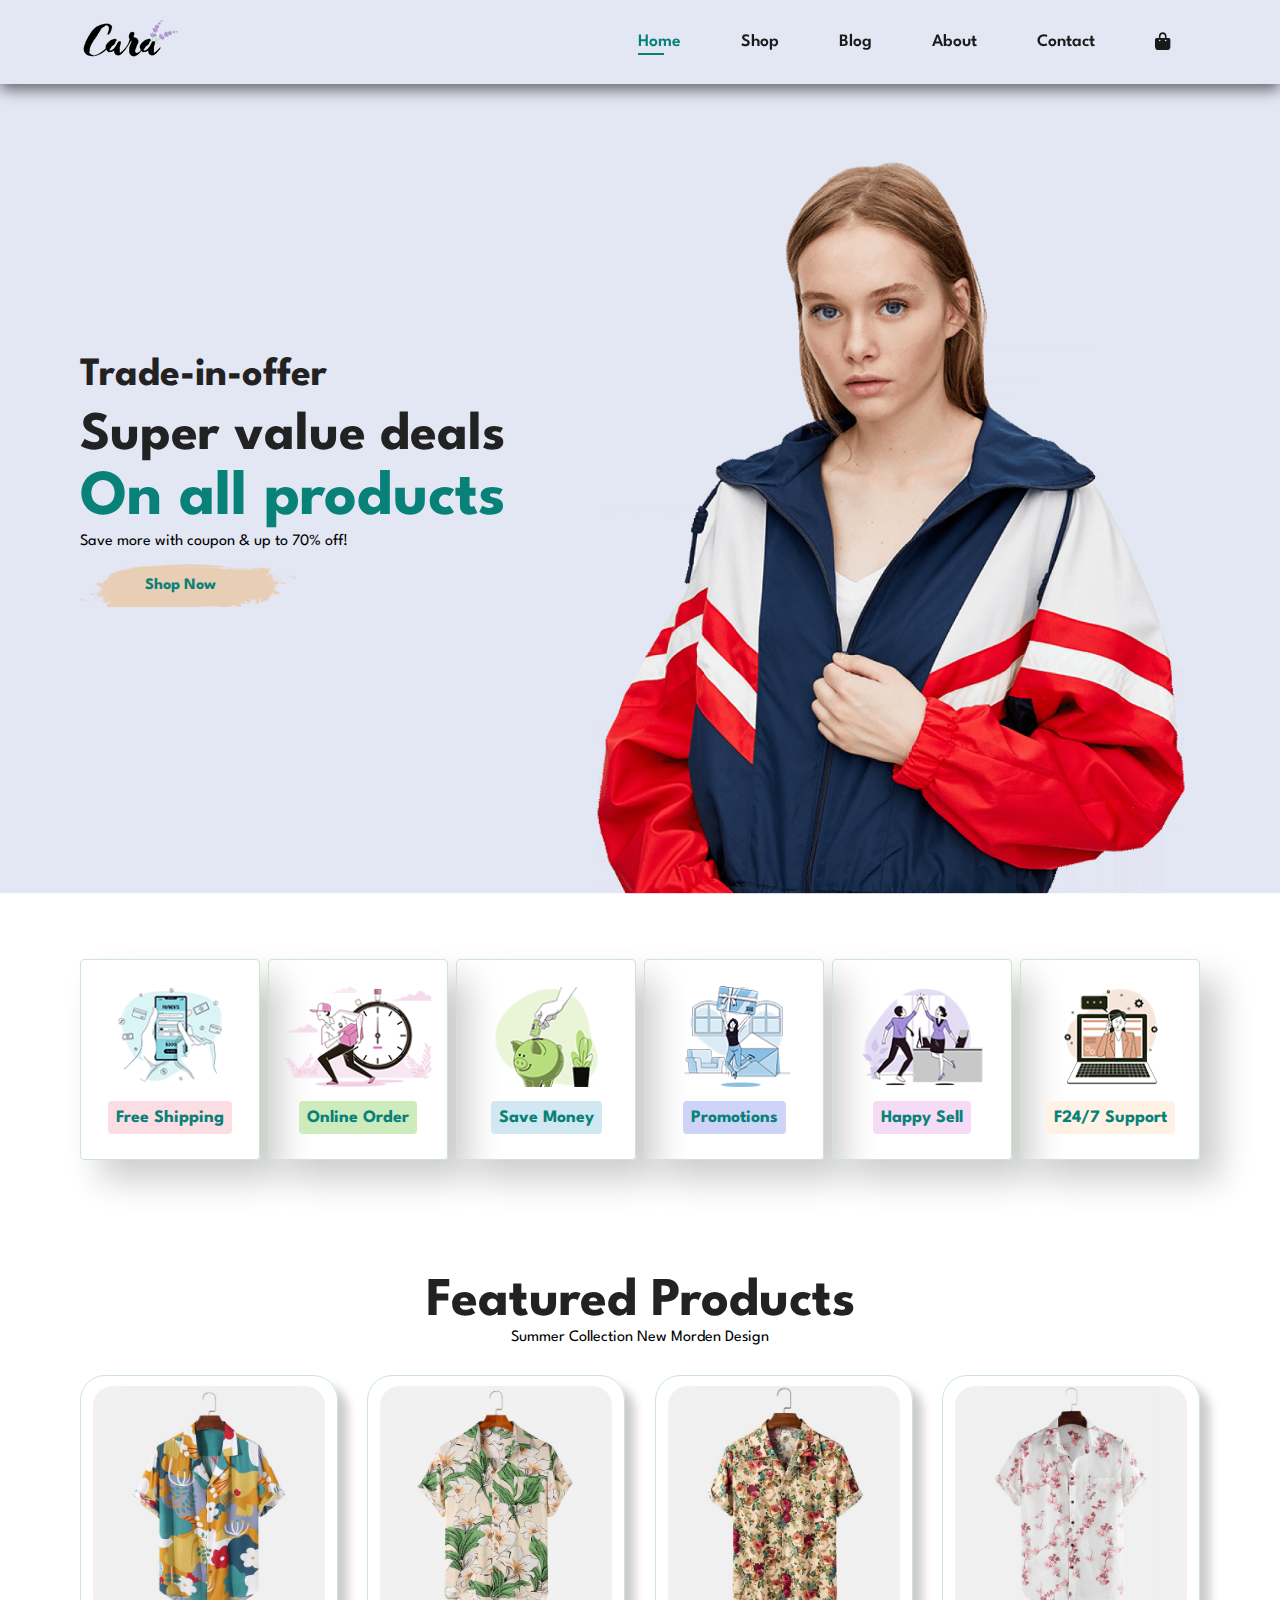
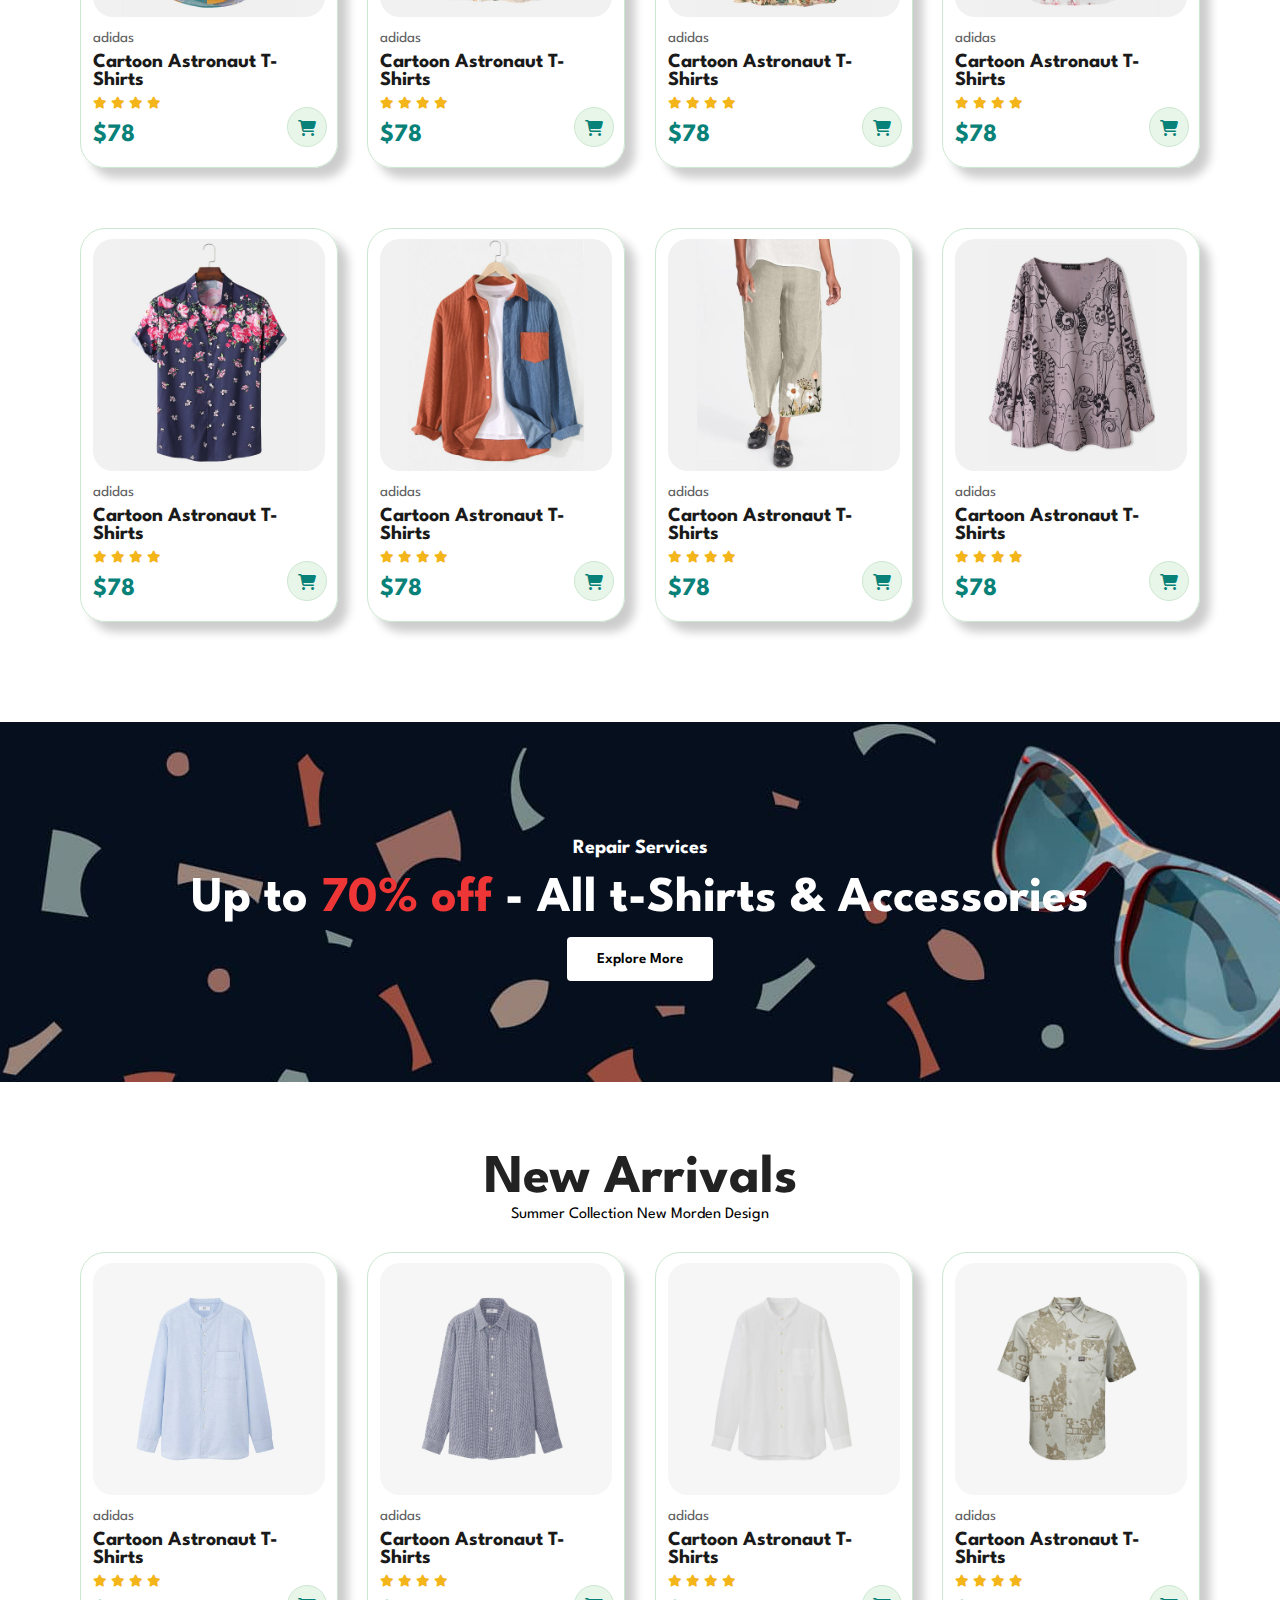
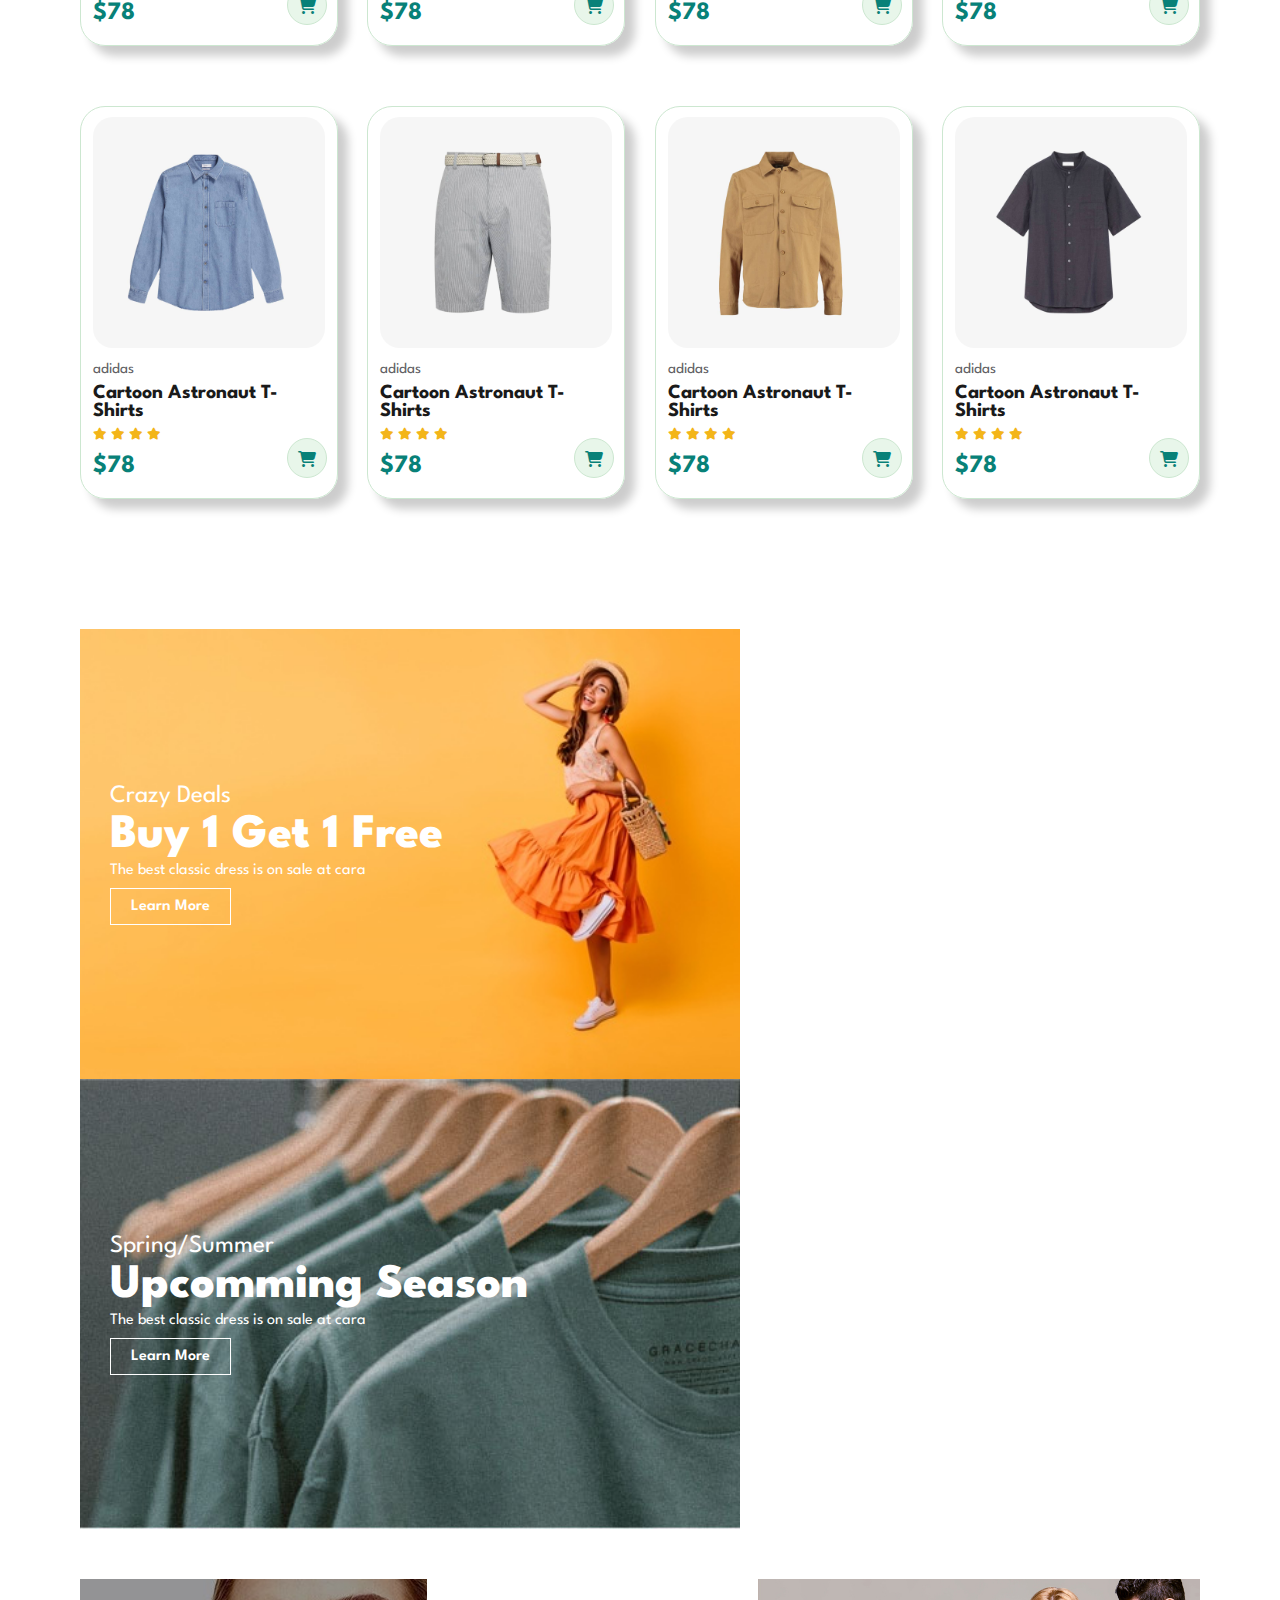
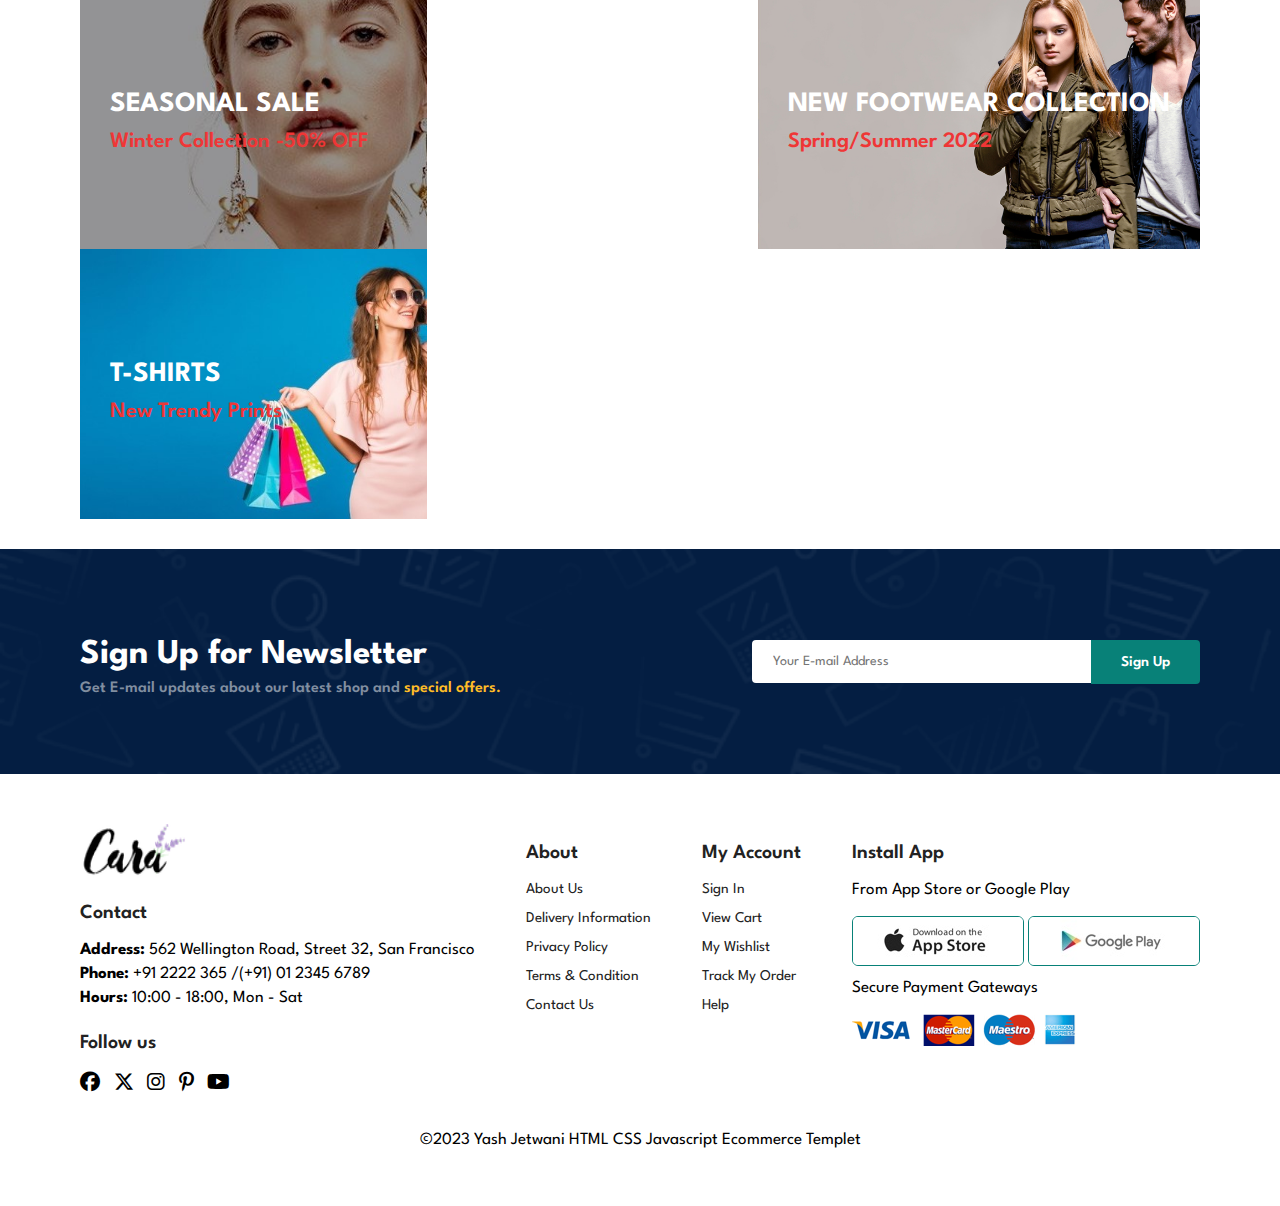
<file: index.html>
<!DOCTYPE html>
<html lang="en">
<head>
    <meta charset="UTF-8">
    <meta name="viewport" content="width=device-width, initial-scale=1.0">
    <title>Welcome to Cara Ecommerce website</title>
    <link rel="stylesheet" href="style.css">

    <!-- ----------------Font------------------- -->
    <link href="https://fonts.googleapis.com/css2?family=Caveat&family=League+Spartan&family=Poppins&display=swap" rel="stylesheet">

    <!-- --------------Font Awsome------------------- -->
    <link rel="stylesheet" href="https://cdnjs.cloudflare.com/ajax/libs/font-awesome/6.4.2/css/all.min.css">
</head>
<body>
    <nav class="navbar">
        <a href="#"><img src="img/logo.png" alt=""></a>

        <div>
            <ul id="nav-item">
                <li><a class="active" href="index.html">Home</a></li>
                <li><a href="shop.html">Shop</a></li>
                <li><a href="blog.html">Blog</a></li>
                <li><a href="about.html">About</a></li>
                <li><a href="contact.html">Contact</a></li>
                <li id="sm-bag"><a href="cart.html"><i class="fa-solid fa-bag-shopping cart-logo"></i></a></li>
                <i id="close" class="fa-solid fa-xmark"></i>
            </ul>
        </div>
        <div class="mobile">
            <a href="cart.html"><i class="fa-solid fa-bag-shopping cart-logo"></i></a>
            <i id="bar" class="fa-solid fa-bars"></i>
        </div>
    </nav>
    <section class="banner">
        <h4>Trade-in-offer</h4>
        <h2>Super value deals</h2>
        <h1>On all products</h1>
        <p>Save more with coupon & up to 70% off!</p>
        <button>Shop Now</button>
    </section>
    <section id="feature" class="section-p">
        <div class="fe-box">
            <img src="./feature/f1.png" alt="">
            <h6>Free Shipping</h6>
        </div>
        <div class="fe-box">
            <img src="./feature/f2.png" alt="">
            <h6>Online Order</h6>
        </div>
        <div class="fe-box">
            <img src="./feature/f3.png" alt="">
            <h6>Save Money</h6>
        </div>
        <div class="fe-box">
            <img src="./feature/f4.png" alt="">
            <h6>Promotions</h6>
        </div>
        <div class="fe-box">
            <img src="./feature/f5.png" alt="">
            <h6>Happy Sell</h6>
        </div>
        <div class="fe-box">
            <img src="./feature/f6.png" alt="">
            <h6>F24/7 Support</h6>
        </div>
    </section>
    <section id="product1" class="section-p">
        <h2>Featured Products</h2>
        <p>Summer Collection New Morden Design</p>
        <div class="pro-container">
            <div class="pro">
                <img src="./product/f1.jpg" alt="">
                <div class="des">
                    <span>adidas</span>
                    <h5>Cartoon Astronaut T-Shirts</h5>
                    <div class="star">
                        <i class="fas fa-star"></i>
                        <i class="fas fa-star"></i>
                        <i class="fas fa-star"></i>
                        <i class="fas fa-star"></i>
                    </div>
                    <h4>$78</h4>
                </div>
                <a href="#"><i class="fa-solid fa-shopping-cart cart"></i></a>
            </div>
            <div class="pro">
                <img src="./product/f2.jpg" alt="">
                <div class="des">
                    <span>adidas</span>
                    <h5>Cartoon Astronaut T-Shirts</h5>
                    <div class="star">
                        <i class="fas fa-star"></i>
                        <i class="fas fa-star"></i>
                        <i class="fas fa-star"></i>
                        <i class="fas fa-star"></i>
                    </div>
                    <h4>$78</h4>
                </div>
                <a href="#"><i class="fa-solid fa-shopping-cart cart"></i></a>
            </div>
            <div class="pro">
                <img src="./product/f3.jpg" alt="">
                <div class="des">
                    <span>adidas</span>
                    <h5>Cartoon Astronaut T-Shirts</h5>
                    <div class="star">
                        <i class="fas fa-star"></i>
                        <i class="fas fa-star"></i>
                        <i class="fas fa-star"></i>
                        <i class="fas fa-star"></i>
                    </div>
                    <h4>$78</h4>
                </div>
                <a href="#"><i class="fa-solid fa-shopping-cart cart"></i></a>
            </div>
            <div class="pro">
                <img src="./product/f4.jpg" alt="">
                <div class="des">
                    <span>adidas</span>
                    <h5>Cartoon Astronaut T-Shirts</h5>
                    <div class="star">
                        <i class="fas fa-star"></i>
                        <i class="fas fa-star"></i>
                        <i class="fas fa-star"></i>
                        <i class="fas fa-star"></i>
                    </div>
                    <h4>$78</h4>
                </div>
                <a href="#"><i class="fa-solid fa-shopping-cart cart"></i></a>
            </div>
            <div class="pro">
                <img src="./product/f5.jpg" alt="">
                <div class="des">
                    <span>adidas</span>
                    <h5>Cartoon Astronaut T-Shirts</h5>
                    <div class="star">
                        <i class="fas fa-star"></i>
                        <i class="fas fa-star"></i>
                        <i class="fas fa-star"></i>
                        <i class="fas fa-star"></i>
                    </div>
                    <h4>$78</h4>
                </div>
                <a href="#"><i class="fa-solid fa-shopping-cart cart"></i></a>
            </div>
            <div class="pro">
                <img src="./product/f6.jpg" alt="">
                <div class="des">
                    <span>adidas</span>
                    <h5>Cartoon Astronaut T-Shirts</h5>
                    <div class="star">
                        <i class="fas fa-star"></i>
                        <i class="fas fa-star"></i>
                        <i class="fas fa-star"></i>
                        <i class="fas fa-star"></i>
                    </div>
                    <h4>$78</h4>
                </div>
                <a href="#"><i class="fa-solid fa-shopping-cart cart"></i></a>
            </div>
            <div class="pro">
                <img src="./product/f7.jpg" alt="">
                <div class="des">
                    <span>adidas</span>
                    <h5>Cartoon Astronaut T-Shirts</h5>
                    <div class="star">
                        <i class="fas fa-star"></i>
                        <i class="fas fa-star"></i>
                        <i class="fas fa-star"></i>
                        <i class="fas fa-star"></i>
                    </div>
                    <h4>$78</h4>
                </div>
                <a href="#"><i class="fa-solid fa-shopping-cart cart"></i></a>
            </div>
            <div class="pro">
                <img src="./product/f8.jpg" alt="">
                <div class="des">
                    <span>adidas</span>
                    <h5>Cartoon Astronaut T-Shirts</h5>
                    <div class="star">
                        <i class="fas fa-star"></i>
                        <i class="fas fa-star"></i>
                        <i class="fas fa-star"></i>
                        <i class="fas fa-star"></i>
                    </div>
                    <h4>$78</h4>
                </div>
                <a href="#"><i class="fa-solid fa-shopping-cart cart"></i></a>
            </div>
        </div>
    </section>
    <section id="banner2" class="section-p">
        <h4>Repair Services</h4>
        <h2>Up to <span>70% off</span> - All t-Shirts & Accessories</h2>
        <button class="normal">Explore More</button>
    </section>
    <section id="product1" class="section-p">
        <h2>New Arrivals</h2>
        <p>Summer Collection New Morden Design</p>
        <div class="pro-container">
            <div class="pro">
                <img src="./product/n1.jpg" alt="">
                <div class="des">
                    <span>adidas</span>
                    <h5>Cartoon Astronaut T-Shirts</h5>
                    <div class="star">
                        <i class="fas fa-star"></i>
                        <i class="fas fa-star"></i>
                        <i class="fas fa-star"></i>
                        <i class="fas fa-star"></i>
                    </div>
                    <h4>$78</h4>
                </div>
                <a href="#"><i class="fa-solid fa-shopping-cart cart"></i></a>
            </div>
            <div class="pro">
                <img src="./product/n2.jpg" alt="">
                <div class="des">
                    <span>adidas</span>
                    <h5>Cartoon Astronaut T-Shirts</h5>
                    <div class="star">
                        <i class="fas fa-star"></i>
                        <i class="fas fa-star"></i>
                        <i class="fas fa-star"></i>
                        <i class="fas fa-star"></i>
                    </div>
                    <h4>$78</h4>
                </div>
                <a href="#"><i class="fa-solid fa-shopping-cart cart"></i></a>
            </div>
            <div class="pro">
                <img src="./product/n3.jpg" alt="">
                <div class="des">
                    <span>adidas</span>
                    <h5>Cartoon Astronaut T-Shirts</h5>
                    <div class="star">
                        <i class="fas fa-star"></i>
                        <i class="fas fa-star"></i>
                        <i class="fas fa-star"></i>
                        <i class="fas fa-star"></i>
                    </div>
                    <h4>$78</h4>
                </div>
                <a href="#"><i class="fa-solid fa-shopping-cart cart"></i></a>
            </div>
            <div class="pro">
                <img src="./product/n4.jpg" alt="">
                <div class="des">
                    <span>adidas</span>
                    <h5>Cartoon Astronaut T-Shirts</h5>
                    <div class="star">
                        <i class="fas fa-star"></i>
                        <i class="fas fa-star"></i>
                        <i class="fas fa-star"></i>
                        <i class="fas fa-star"></i>
                    </div>
                    <h4>$78</h4>
                </div>
                <a href="#"><i class="fa-solid fa-shopping-cart cart"></i></a>
            </div>
            <div class="pro">
                <img src="./product/n5.jpg" alt="">
                <div class="des">
                    <span>adidas</span>
                    <h5>Cartoon Astronaut T-Shirts</h5>
                    <div class="star">
                        <i class="fas fa-star"></i>
                        <i class="fas fa-star"></i>
                        <i class="fas fa-star"></i>
                        <i class="fas fa-star"></i>
                    </div>
                    <h4>$78</h4>
                </div>
                <a href="#"><i class="fa-solid fa-shopping-cart cart"></i></a>
            </div>
            <div class="pro">
                <img src="./product/n6.jpg" alt="">
                <div class="des">
                    <span>adidas</span>
                    <h5>Cartoon Astronaut T-Shirts</h5>
                    <div class="star">
                        <i class="fas fa-star"></i>
                        <i class="fas fa-star"></i>
                        <i class="fas fa-star"></i>
                        <i class="fas fa-star"></i>
                    </div>
                    <h4>$78</h4>
                </div>
                <a href="#"><i class="fa-solid fa-shopping-cart cart"></i></a>
            </div>
            <div class="pro">
                <img src="./product/n7.jpg" alt="">
                <div class="des">
                    <span>adidas</span>
                    <h5>Cartoon Astronaut T-Shirts</h5>
                    <div class="star">
                        <i class="fas fa-star"></i>
                        <i class="fas fa-star"></i>
                        <i class="fas fa-star"></i>
                        <i class="fas fa-star"></i>
                    </div>
                    <h4>$78</h4>
                </div>
                <a href="#"><i class="fa-solid fa-shopping-cart cart"></i></a>
            </div>
            <div class="pro">
                <img src="./product/n8.jpg" alt="">
                <div class="des">
                    <span>adidas</span>
                    <h5>Cartoon Astronaut T-Shirts</h5>
                    <div class="star">
                        <i class="fas fa-star"></i>
                        <i class="fas fa-star"></i>
                        <i class="fas fa-star"></i>
                        <i class="fas fa-star"></i>
                    </div>
                    <h4>$78</h4>
                </div>
                <a href="#"><i class="fa-solid fa-shopping-cart cart"></i></a>
            </div>
        </div>
    </section>
    <section id="sm-banner" class="section-p">
        <div class="banner-box">
            <h4>Crazy Deals</h4>
            <h2>Buy 1 Get 1 Free</h2>
            <p>The best classic dress is on sale at cara</p>
            <button class="white">Learn More</button>
        </div>
        <div class="banner-box banner-box2">
            <h4>Spring/Summer</h4>
            <h2>Upcomming Season</h2>
            <p>The best classic dress is on sale at cara</p>
            <button class="white">Learn More</button>
        </div>
    </section>
    <section id="banner3">
        <div class="banner-box">
            <h2>SEASONAL SALE</h2>
            <h3>Winter Collection -50% OFF</h3>
        </div>
        <div class="banner-box banner-box2">
            <h2>NEW FOOTWEAR COLLECTION</h2>
            <h3>Spring/Summer 2022</h3>
        </div>
        <div class="banner-box banner-box3">
            <h2>T-SHIRTS</h2>
            <h3>New Trendy Prints</h3>
        </div>
    </section>
    <section id="newsletter" class="section-p">
        <div class="newstext">
            <h4>Sign Up for Newsletter</h4>
            <p>Get E-mail updates about our latest shop and <span>special offers.</span></p>
        </div>
        <div class="form">
            <input type="text" name="" id="" placeholder="Your E-mail Address">
            <button class="normal">Sign Up</button>
        </div>
    </section>
    <footer class="section-p">
        <div class="col">
            <img class="logo" src="./img/logo.png" alt="">
            <h4>Contact</h4>
            <p><strong>Address:</strong> 562 Wellington Road, Street 32, San Francisco</p>
            <p><strong>Phone:</strong> +91 2222 365 /(+91) 01 2345 6789</p>
            <p><strong>Hours:</strong> 10:00 - 18:00, Mon - Sat</p>
            <div class="follow">
                <h4>Follow us</h4>
                <div class="icon">
                    <i class="fa-brands fa-facebook"></i>
                    <i class="fa-brands fa-x-twitter"></i>
                    <i class="fa-brands fa-instagram"></i>
                    <i class="fa-brands fa-pinterest-p"></i>
                    <i class="fa-brands fa-youtube"></i>
                </div>
            </div>
        </div>
        <div class="col">
            <h4>About</h4>
            <a href="#">About Us</a>
            <a href="#">Delivery Information</a>
            <a href="#">Privacy Policy</a>
            <a href="#">Terms & Condition</a>
            <a href="#">Contact Us</a>
        </div>
        <div class="col">
            <h4>My Account</h4>
            <a href="#">Sign In</a>
            <a href="#">View Cart</a>
            <a href="#">My Wishlist</a>
            <a href="#">Track My Order</a>
            <a href="#">Help</a>
        </div>
        <div class="col install">
            <h4>Install App</h4>
            <p>From App Store or Google Play</p>
            <div class="row">
                <img src="./pay/app.jpg" alt="">
                <img src="./pay/play.jpg" alt="">
            </div>
            <p>Secure Payment Gateways</p>
            <img class="pay" src="./pay/pay.png" alt="">
        </div>
        <div class="copyright">
            <p>&copy;2023 Yash Jetwani HTML CSS Javascript Ecommerce Templet</p>
        </div>
    </footer>
    <script defer src="script.js"></script>
</body>
</html>
</file>
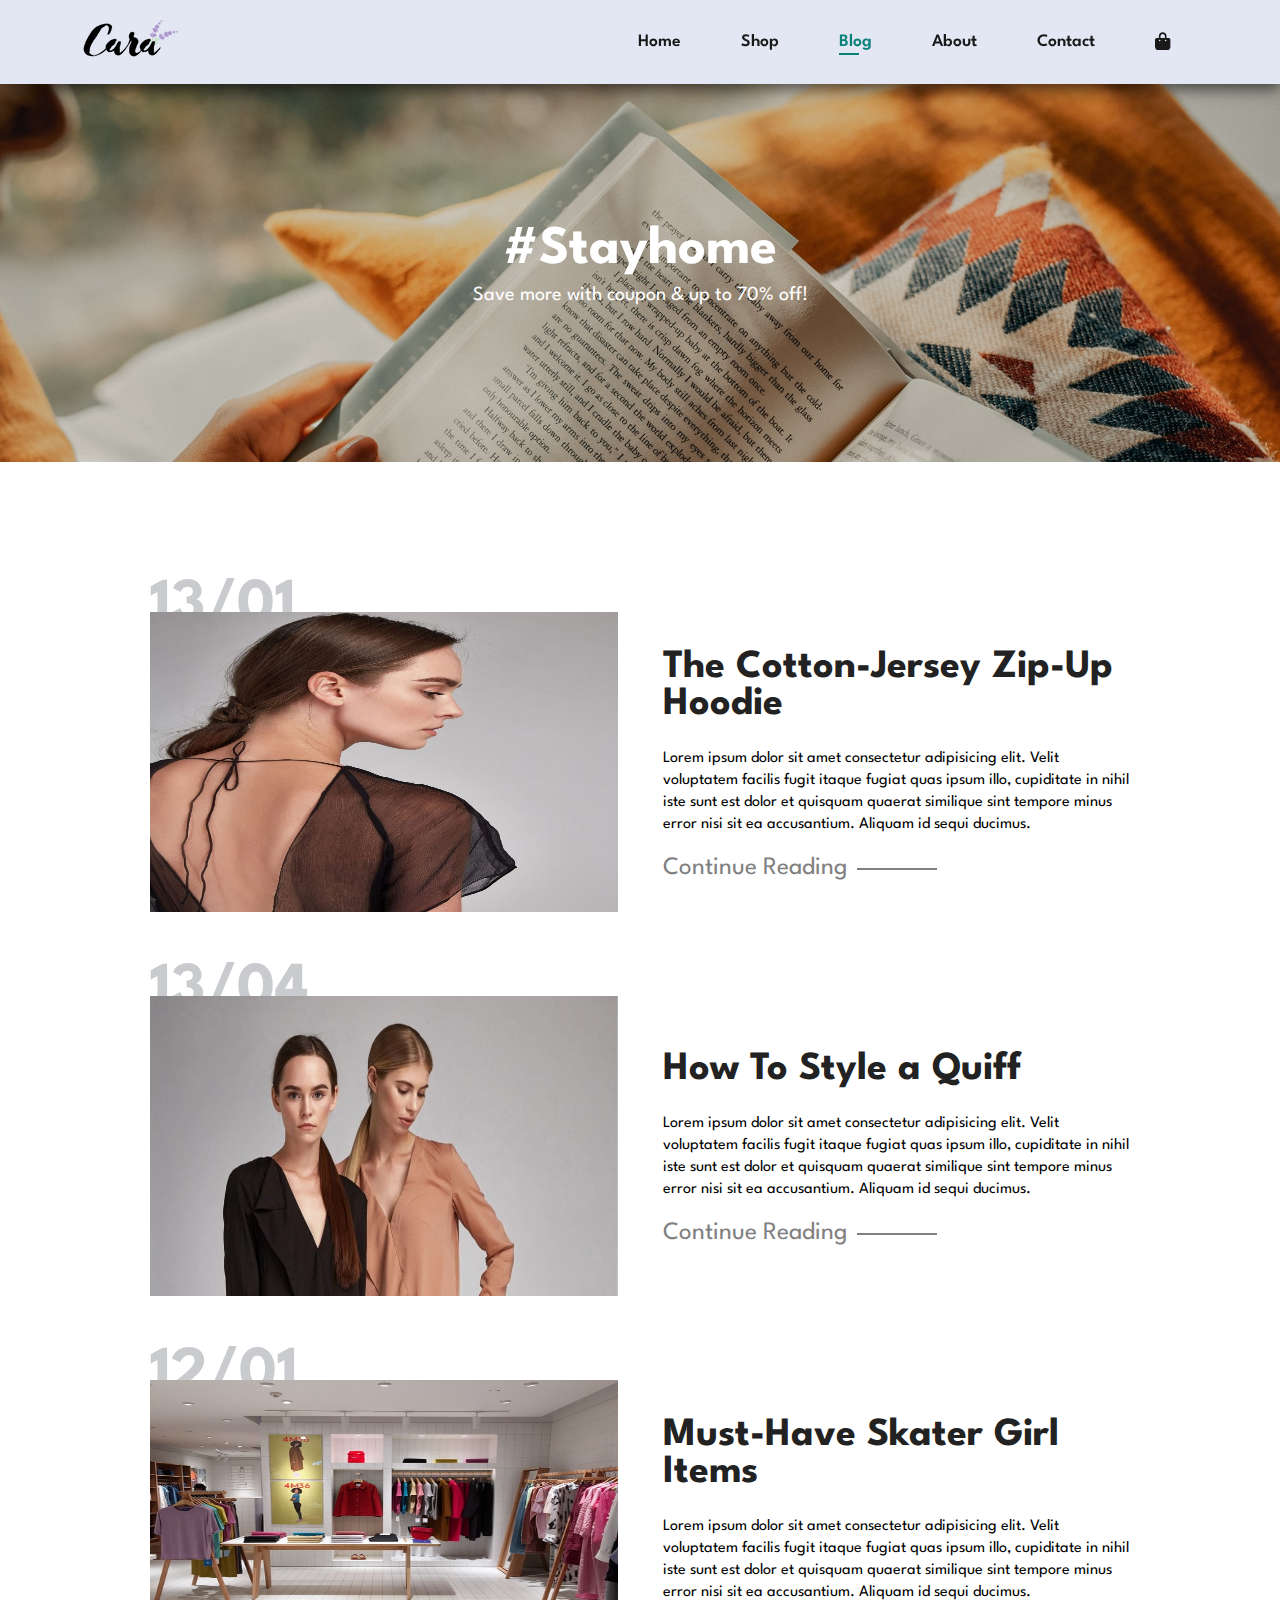
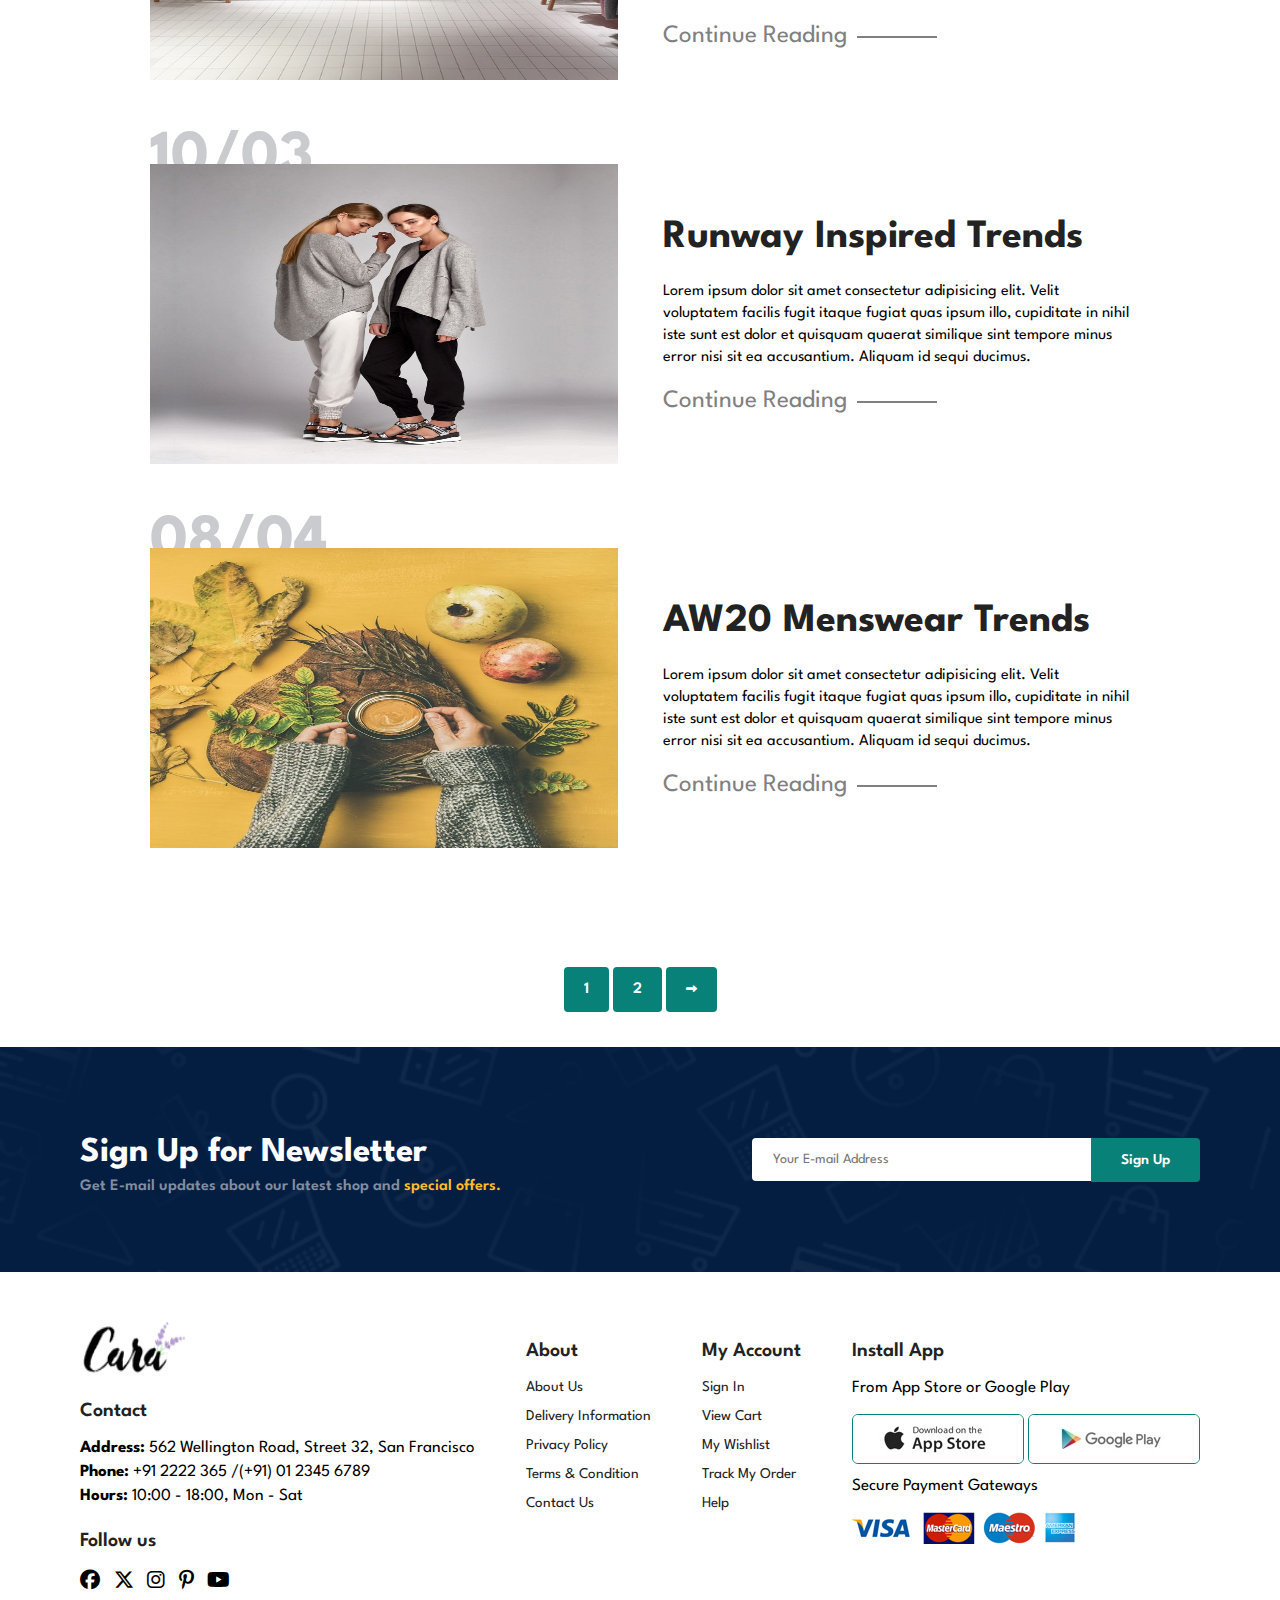
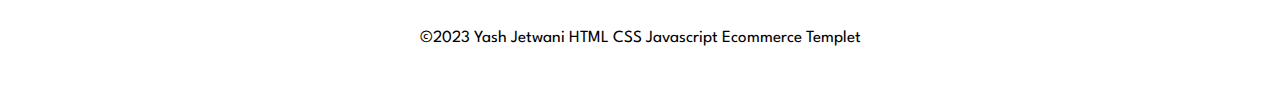
<file: blog.html>
<!DOCTYPE html>
<html lang="en">
<head>
    <meta charset="UTF-8">
    <meta name="viewport" content="width=device-width, initial-scale=1.0">
    <title>Welcome to Cara Ecommerce website</title>
    <link rel="stylesheet" href="style.css">

    <!-- ----------------Font------------------- -->
    <link href="https://fonts.googleapis.com/css2?family=Caveat&family=League+Spartan&family=Poppins&display=swap" rel="stylesheet">

    <!-- --------------Font Awsome------------------- -->
    <link rel="stylesheet" href="https://cdnjs.cloudflare.com/ajax/libs/font-awesome/6.4.2/css/all.min.css">
</head>
<body>
    <nav class="navbar">
        <a href="#"><img src="img/logo.png" alt=""></a>

        <div>
            <ul id="nav-item">
                <li><a href="index.html">Home</a></li>
                <li><a href="shop.html">Shop</a></li>
                <li><a class="active" href="blog.html">Blog</a></li>
                <li><a href="about.html">About</a></li>
                <li><a href="contact.html">Contact</a></li>
                <li id="sm-bag"><a href="cart.html"><i class="fa-solid fa-bag-shopping cart-logo"></i></a></li>
                <i id="close" class="fa-solid fa-xmark"></i>
            </ul>
        </div>
        <div class="mobile">
            <a href="cart.html"><i class="fa-solid fa-bag-shopping cart-logo"></i></a>
            <i id="bar" class="fa-solid fa-bars"></i>
        </div>
    </nav>
    <section id="page-header" class="blog-header">
        <h2>#Stayhome</h2>
        <p>Save more with coupon & up to 70% off!</p>
    </section>
    <section id="blog">
        <div class="blog-box">
            <div class="blog-img">
                <img src="./blog/b1 (1).jpg" alt="">
            </div>
            <div class="blog-text">
                <h4>The Cotton-Jersey Zip-Up Hoodie</h4>
                <p>Lorem ipsum dolor sit amet consectetur adipisicing elit. Velit voluptatem facilis fugit itaque fugiat quas ipsum illo, cupiditate in nihil iste sunt est dolor et quisquam quaerat similique sint tempore minus error nisi sit ea accusantium. Aliquam id sequi ducimus.</p>
                <a href="#">Continue Reading</a>
            </div>
            <h1>13/01</h1>
        </div>
        <div class="blog-box">
            <div class="blog-img">
                <img src="./blog/b2 (1).jpg" alt="">
            </div>
            <div class="blog-text">
                <h4>How To Style a Quiff</h4>
                <p>Lorem ipsum dolor sit amet consectetur adipisicing elit. Velit voluptatem facilis fugit itaque fugiat quas ipsum illo, cupiditate in nihil iste sunt est dolor et quisquam quaerat similique sint tempore minus error nisi sit ea accusantium. Aliquam id sequi ducimus.</p>
                <a href="#">Continue Reading</a>
            </div>
            <h1>13/04</h1>
        </div>
        <div class="blog-box">
            <div class="blog-img">
                <img src="./blog/b3.jpg" alt="">
            </div>
            <div class="blog-text">
                <h4>Must-Have Skater Girl Items</h4>
                <p>Lorem ipsum dolor sit amet consectetur adipisicing elit. Velit voluptatem facilis fugit itaque fugiat quas ipsum illo, cupiditate in nihil iste sunt est dolor et quisquam quaerat similique sint tempore minus error nisi sit ea accusantium. Aliquam id sequi ducimus.</p>
                <a href="#">Continue Reading</a>
            </div>
            <h1>12/01</h1>
        </div>
        <div class="blog-box">
            <div class="blog-img">
                <img src="./blog/b4 (2).jpg" alt="">
            </div>
            <div class="blog-text">
                <h4>Runway Inspired Trends</h4>
                <p>Lorem ipsum dolor sit amet consectetur adipisicing elit. Velit voluptatem facilis fugit itaque fugiat quas ipsum illo, cupiditate in nihil iste sunt est dolor et quisquam quaerat similique sint tempore minus error nisi sit ea accusantium. Aliquam id sequi ducimus.</p>
                <a href="#">Continue Reading</a>
            </div>
            <h1>10/03</h1>
        </div>
        <div class="blog-box">
            <div class="blog-img">
                <img src="./blog/b6.jpg" alt="">
            </div>
            <div class="blog-text">
                <h4>AW20 Menswear Trends</h4>
                <p>Lorem ipsum dolor sit amet consectetur adipisicing elit. Velit voluptatem facilis fugit itaque fugiat quas ipsum illo, cupiditate in nihil iste sunt est dolor et quisquam quaerat similique sint tempore minus error nisi sit ea accusantium. Aliquam id sequi ducimus.</p>
                <a href="#">Continue Reading</a>
            </div>
            <h1>08/04</h1>
        </div>
    </section>
    <section id="pagination" class="section-p">
        <a href="#">1</a>
        <a href="#">2</a>
        <a href="#"><i class="fa-solid fa-right-long"></i></a>
    </section>
    <section id="newsletter" class="section-p">
        <div class="newstext">
            <h4>Sign Up for Newsletter</h4>
            <p>Get E-mail updates about our latest shop and <span>special offers.</span></p>
        </div>
        <div class="form">
            <input type="text" name="" id="" placeholder="Your E-mail Address">
            <button class="normal">Sign Up</button>
        </div>
    </section>
    <footer class="section-p">
        <div class="col">
            <img class="logo" src="./img/logo.png" alt="">
            <h4>Contact</h4>
            <p><strong>Address:</strong> 562 Wellington Road, Street 32, San Francisco</p>
            <p><strong>Phone:</strong> +91 2222 365 /(+91) 01 2345 6789</p>
            <p><strong>Hours:</strong> 10:00 - 18:00, Mon - Sat</p>
            <div class="follow">
                <h4>Follow us</h4>
                <div class="icon">
                    <i class="fa-brands fa-facebook"></i>
                    <i class="fa-brands fa-x-twitter"></i>
                    <i class="fa-brands fa-instagram"></i>
                    <i class="fa-brands fa-pinterest-p"></i>
                    <i class="fa-brands fa-youtube"></i>
                </div>
            </div>
        </div>
        <div class="col">
            <h4>About</h4>
            <a href="#">About Us</a>
            <a href="#">Delivery Information</a>
            <a href="#">Privacy Policy</a>
            <a href="#">Terms & Condition</a>
            <a href="#">Contact Us</a>
        </div>
        <div class="col">
            <h4>My Account</h4>
            <a href="#">Sign In</a>
            <a href="#">View Cart</a>
            <a href="#">My Wishlist</a>
            <a href="#">Track My Order</a>
            <a href="#">Help</a>
        </div>
        <div class="col install">
            <h4>Install App</h4>
            <p>From App Store or Google Play</p>
            <div class="row">
                <img src="./pay/app.jpg" alt="">
                <img src="./pay/play.jpg" alt="">
            </div>
            <p>Secure Payment Gateways</p>
            <img class="pay" src="./pay/pay.png" alt="">
        </div>
        <div class="copyright">
            <p>&copy;2023 Yash Jetwani HTML CSS Javascript Ecommerce Templet</p>
        </div>
    </footer>
    <script defer src="script.js"></script>
</body>
</html>
</file>
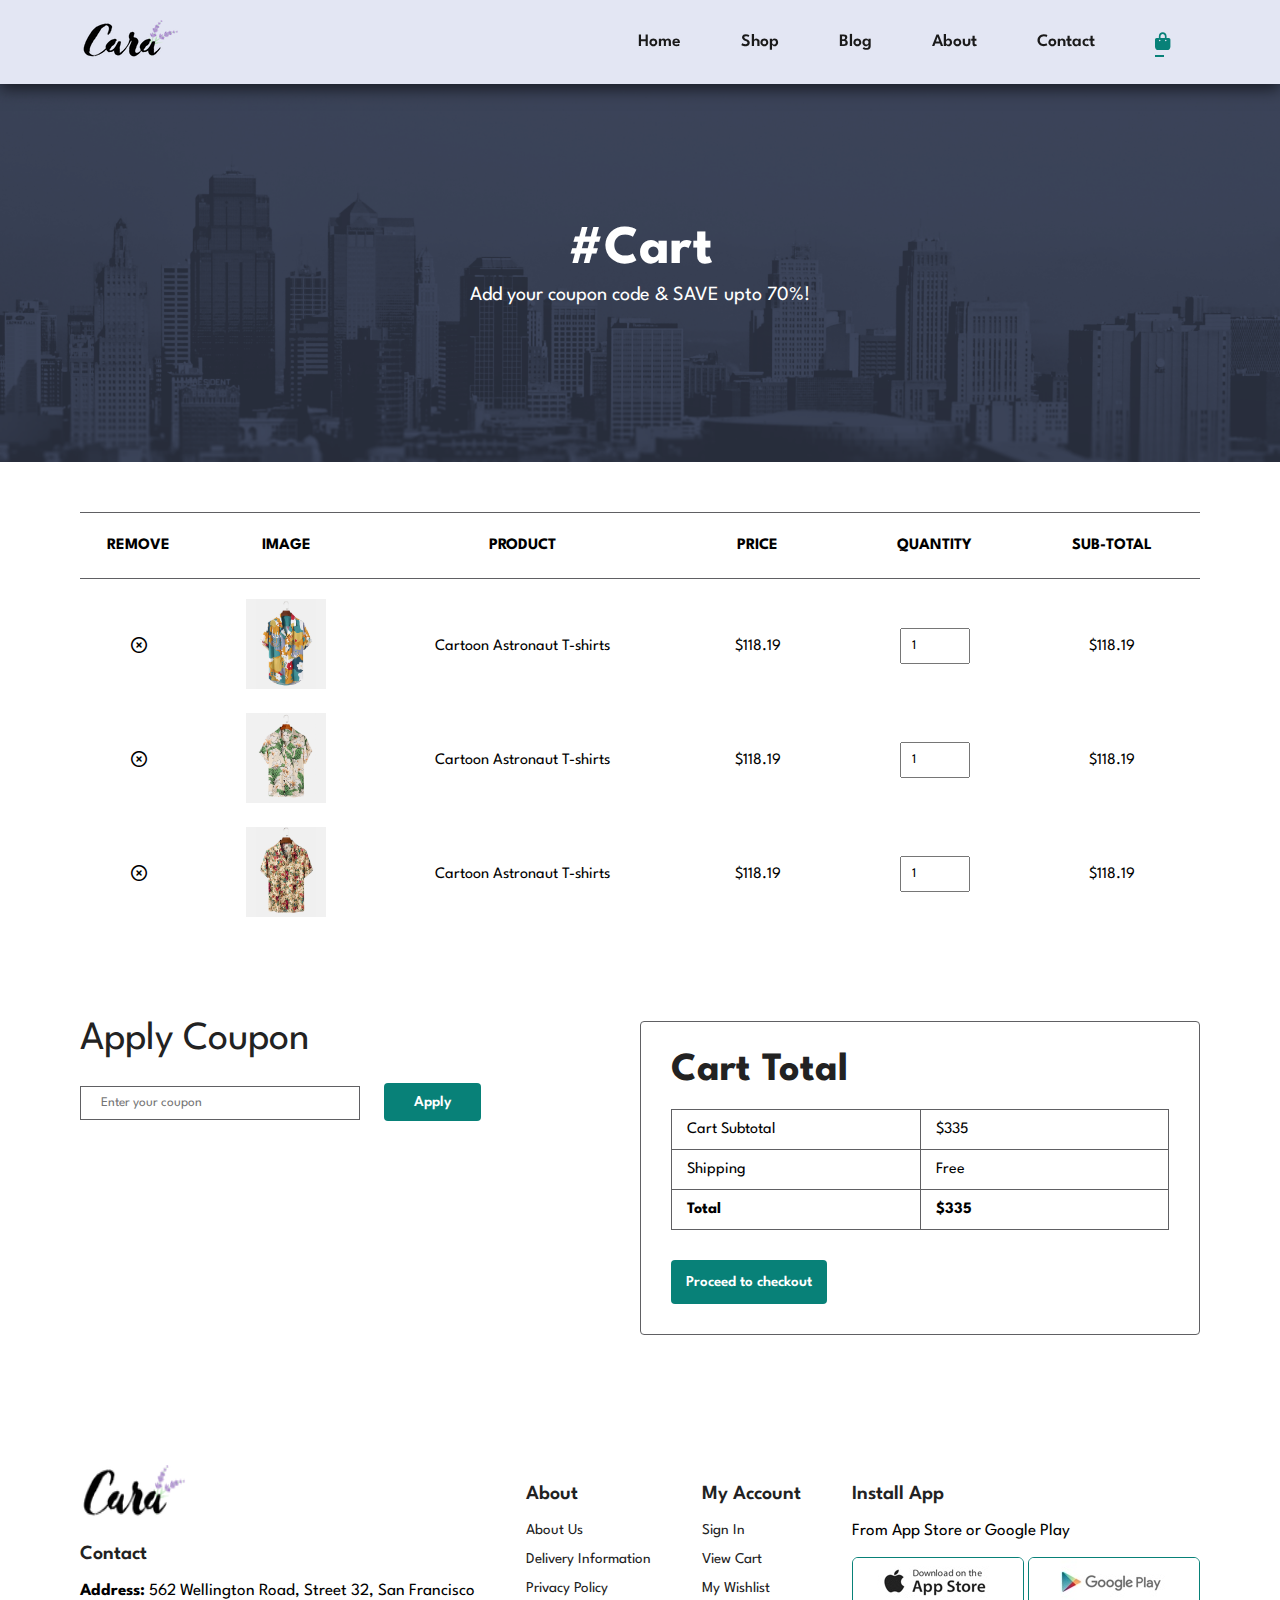
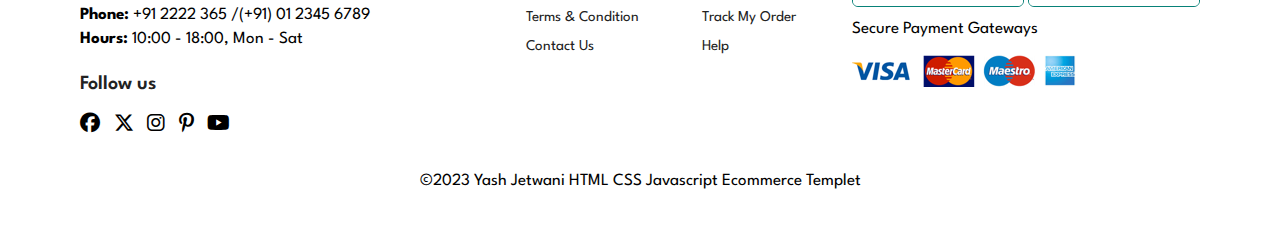
<file: cart.html>
<!DOCTYPE html>
<html lang="en">
  <head>
    <meta charset="UTF-8" />
    <meta name="viewport" content="width=device-width, initial-scale=1.0" />
    <title>Welcome to Cara Ecommerce website</title>
    <link rel="stylesheet" href="style.css" />

    <!-- ----------------Font------------------- -->
    <link
      href="https://fonts.googleapis.com/css2?family=Caveat&family=League+Spartan&family=Poppins&display=swap"
      rel="stylesheet"
    />

    <!-- --------------Font Awsome------------------- -->
    <link
      rel="stylesheet"
      href="https://cdnjs.cloudflare.com/ajax/libs/font-awesome/6.4.2/css/all.min.css"
    />
  </head>
  <body>
    <nav class="navbar">
      <a href="#"><img src="img/logo.png" alt="" /></a>

      <div>
        <ul id="nav-item">
          <li><a href="index.html">Home</a></li>
          <li><a href="shop.html">Shop</a></li>
          <li><a href="blog.html">Blog</a></li>
          <li><a href="about.html">About</a></li>
          <li><a href="contact.html">Contact</a></li>
          <li id="sm-bag">
            <a class="active" href="cart.html"
              ><i class="fa-solid fa-bag-shopping cart-logo"></i
            ></a>
          </li>
          <i id="close" class="fa-solid fa-xmark"></i>
        </ul>
      </div>
      <div class="mobile">
        <a href="cart.html"
          ><i class="fa-solid fa-bag-shopping cart-logo"></i
        ></a>
        <i id="bar" class="fa-solid fa-bars"></i>
      </div>
    </nav>
    <section id="page-header" class="about-header">
      <h2>#Cart</h2>
      <p>Add your coupon code & SAVE upto 70%!</p>
    </section>

    <section id="cart-table" class="section-p">
      <table>
        <thead>
          <tr>
            <td>REMOVE</td>
            <td>IMAGE</td>
            <td>PRODUCT</td>
            <td>PRICE</td>
            <td>QUANTITY</td>
            <td>SUB-TOTAL</td>
          </tr>
        </thead>
        <tbody>
          <tr>
            <td><i class="fa-regular fa-circle-xmark"></i></td>
            <td>
              <img src="./product/f1.jpg" alt=""  height="100px" />
            </td>
            <td>Cartoon Astronaut T-shirts</td>
            <td>$118.19</td>
            <td><input type="number" value="1" /></td>
            <td>$118.19</td>
          </tr>
          <tr>
            <td><i class="fa-regular fa-circle-xmark"></i></td>
            <td>
              <img src="./product/f2.jpg" alt=""  height="100px" />
            </td>
            <td>Cartoon Astronaut T-shirts</td>
            <td>$118.19</td>
            <td><input type="number" value="1" /></td>
            <td>$118.19</td>
          </tr>
          <tr>
            <td><i class="fa-regular fa-circle-xmark"></i></td>
            <td>
              <img src="./product/f3.jpg" alt=""  height="100px" />
            </td>
            <td>Cartoon Astronaut T-shirts</td>
            <td>$118.19</td>
            <td><input type="number" value="1" /></td>
            <td>$118.19</td>
          </tr>
        </tbody>
      </table>
    </section>

    <section id="coupon" class="section-p">
        <div class="form">
            <h4>Apply Coupon</h4>
            <input type="text" name="" id="" placeholder="Enter your coupon">
            <button class="normal">Apply</button>
        </div>
        <div class="cart-total">
            <h4>Cart Total</h4>
            <table>
                <tr>
                    <td>Cart Subtotal</td>
                    <td>$335</td>
                </tr>
                <tr>
                    <td>Shipping</td>
                    <td>Free</td>
                </tr>
                <tr>
                    <td><strong>Total</strong></td>
                    <td><strong>$335</strong></td>
                </tr>
            </table>
            <button class="normal">Proceed to checkout</button>
        </div>
    </section>

    <footer class="section-p">
      <div class="col">
        <img class="logo" src="./img/logo.png" alt="" />
        <h4>Contact</h4>
        <p>
          <strong>Address:</strong> 562 Wellington Road, Street 32, San
          Francisco
        </p>
        <p><strong>Phone:</strong> +91 2222 365 /(+91) 01 2345 6789</p>
        <p><strong>Hours:</strong> 10:00 - 18:00, Mon - Sat</p>
        <div class="follow">
          <h4>Follow us</h4>
          <div class="icon">
            <i class="fa-brands fa-facebook"></i>
            <i class="fa-brands fa-x-twitter"></i>
            <i class="fa-brands fa-instagram"></i>
            <i class="fa-brands fa-pinterest-p"></i>
            <i class="fa-brands fa-youtube"></i>
          </div>
        </div>
      </div>
      <div class="col">
        <h4>About</h4>
        <a href="#">About Us</a>
        <a href="#">Delivery Information</a>
        <a href="#">Privacy Policy</a>
        <a href="#">Terms & Condition</a>
        <a href="#">Contact Us</a>
      </div>
      <div class="col">
        <h4>My Account</h4>
        <a href="#">Sign In</a>
        <a href="#">View Cart</a>
        <a href="#">My Wishlist</a>
        <a href="#">Track My Order</a>
        <a href="#">Help</a>
      </div>
      <div class="col install">
        <h4>Install App</h4>
        <p>From App Store or Google Play</p>
        <div class="row">
          <img src="./pay/app.jpg" alt="" />
          <img src="./pay/play.jpg" alt="" />
        </div>
        <p>Secure Payment Gateways</p>
        <img class="pay" src="./pay/pay.png" alt="" />
      </div>
      <div class="copyright">
        <p>&copy;2023 Yash Jetwani HTML CSS Javascript Ecommerce Templet</p>
      </div>
    </footer>
    <script defer src="script.js"></script>
  </body>
</html>
</file>
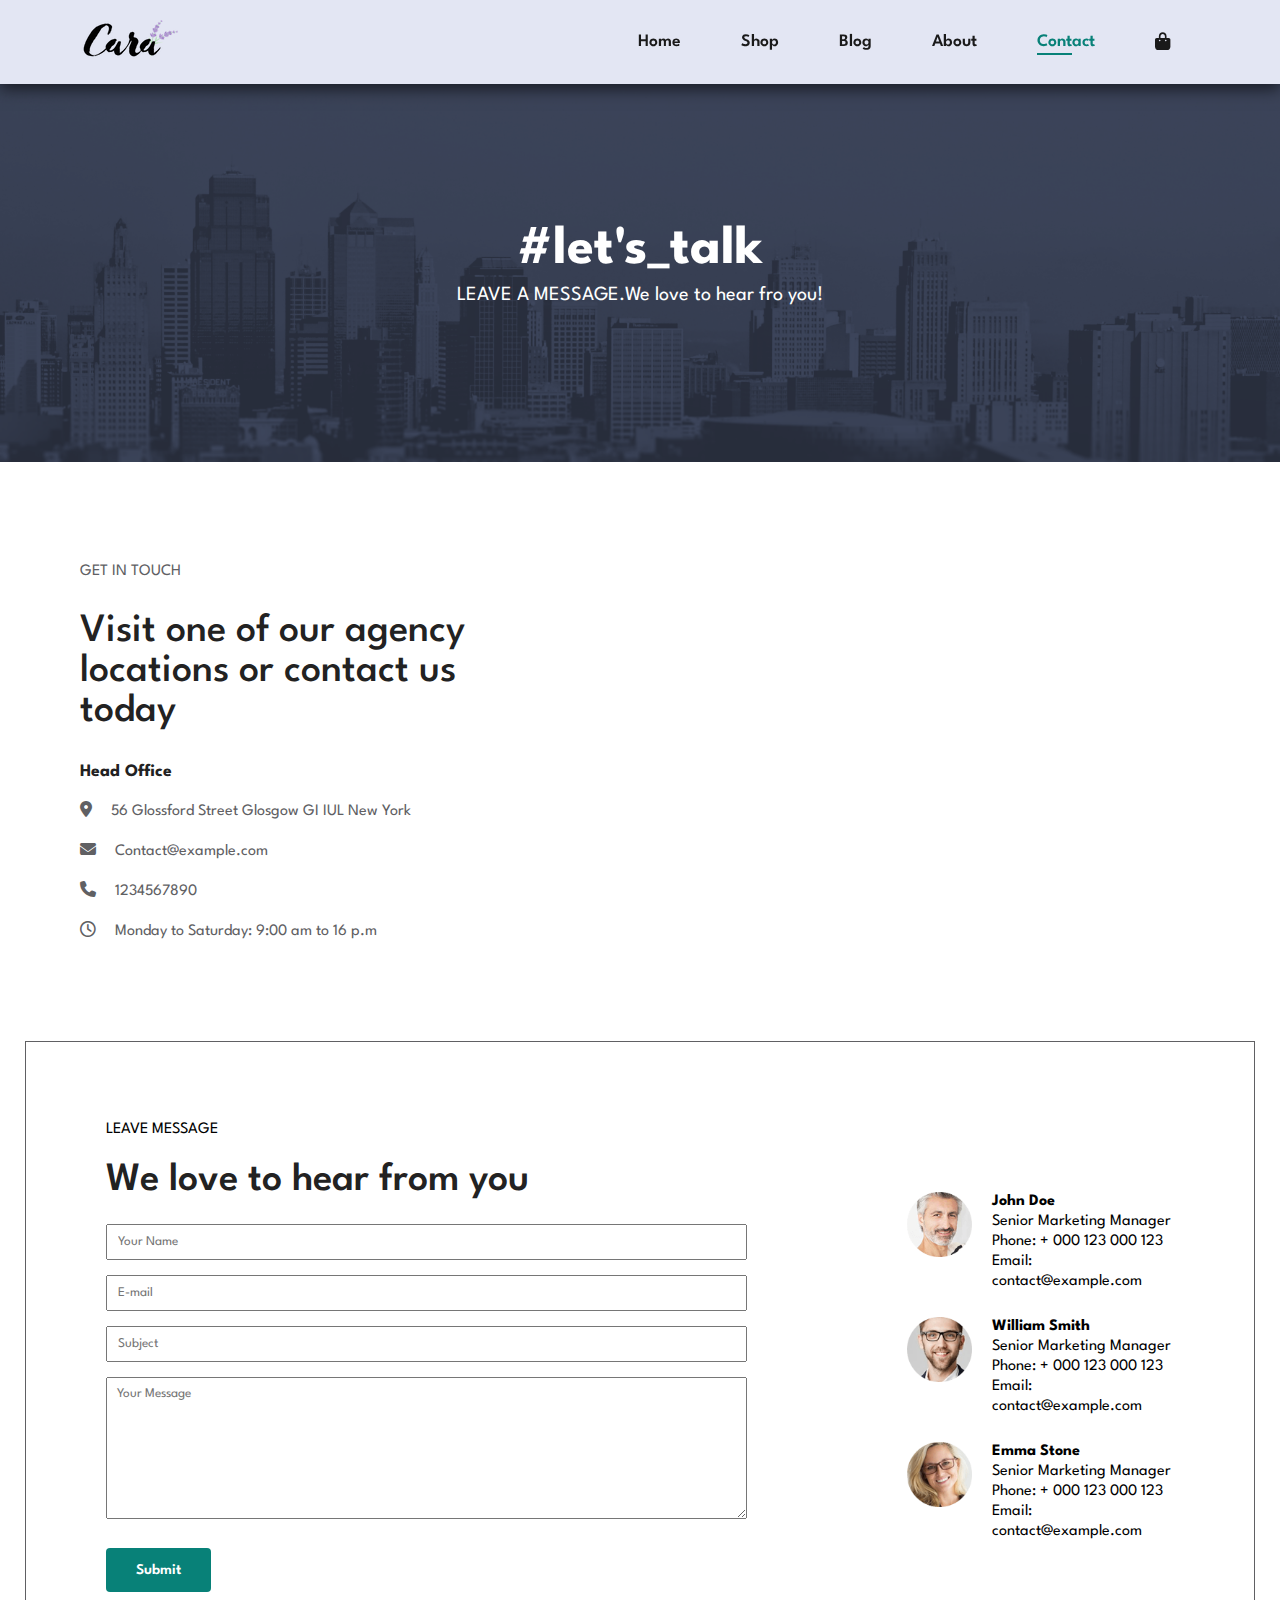
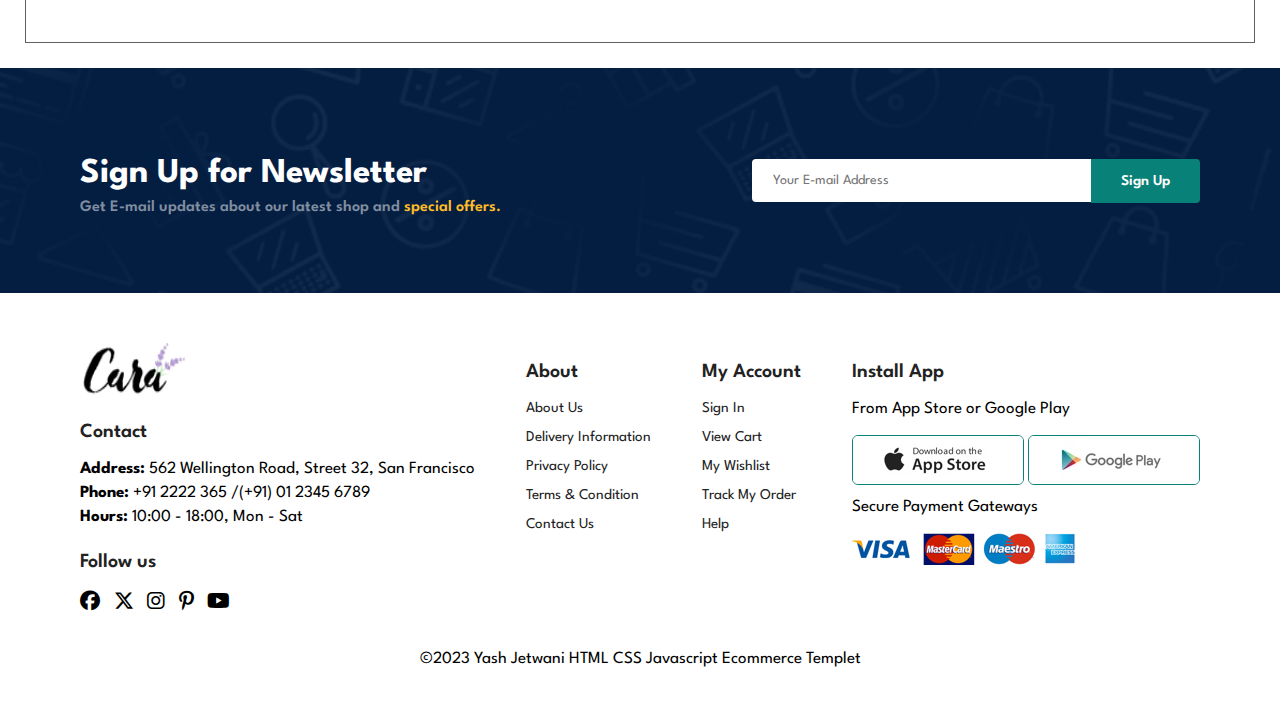
<file: contact.html>
<!DOCTYPE html>
<html lang="en">
<head>
    <meta charset="UTF-8">
    <meta name="viewport" content="width=device-width, initial-scale=1.0">
    <title>Welcome to Cara Ecommerce website</title>
    <link rel="stylesheet" href="style.css">

    <!-- ----------------Font------------------- -->
    <link href="https://fonts.googleapis.com/css2?family=Caveat&family=League+Spartan&family=Poppins&display=swap" rel="stylesheet">

    <!-- --------------Font Awsome------------------- -->
    <link rel="stylesheet" href="https://cdnjs.cloudflare.com/ajax/libs/font-awesome/6.4.2/css/all.min.css">
</head>
<body>
    <nav class="navbar">
        <a href="#"><img src="img/logo.png" alt=""></a>

        <div>
            <ul id="nav-item">
                <li><a href="index.html">Home</a></li>
                <li><a href="shop.html">Shop</a></li>
                <li><a href="blog.html">Blog</a></li>
                <li><a href="about.html">About</a></li>
                <li><a class="active" href="contact.html">Contact</a></li>
                <li id="sm-bag"><a href="cart.html"><i class="fa-solid fa-bag-shopping cart-logo"></i></a></li>
                <i id="close" class="fa-solid fa-xmark"></i>
            </ul>
        </div>
        <div class="mobile">
            <a href="cart.html"><i class="fa-solid fa-bag-shopping cart-logo"></i></a>
            <i id="bar" class="fa-solid fa-bars"></i>
        </div>
    </nav>
    <section id="page-header" class="about-header">
        <h2>#let's_talk</h2>
        <p>LEAVE A MESSAGE.We love to hear fro you!</p>
    </section>
    
    <section id="address" class="section-p">
        <div class="address-text">
            <p>GET IN TOUCH</p>
            <h4>Visit one of our agency locations or contact us today</h4>
            <h6>Head Office</h6>
            <p><i class="fa-solid fa-location-dot"></i> 56 Glossford Street Glosgow GI IUL New York</p>
            <p><i class="fa-solid fa-envelope"></i> Contact@example.com</p>
            <p><i class="fa-solid fa-phone"></i> 1234567890</p>
            <p><i class="fa-regular fa-clock"></i> Monday to Saturday: 9:00 am to 16 p.m</p>
        </div>
        <div class="map">
            <iframe src="https://www.google.com/maps/embed?pb=!1m18!1m12!1m3!1d2469.808984254854!2d-1.2543668387754974!3d51.754816377475755!2m3!1f0!2f0!3f0!3m2!1i1024!2i768!4f13.1!3m3!1m2!1s0x4876c6a9ef8c485b%3A0xd2ff1883a001afed!2sUniversity%20of%20Oxford!5e0!3m2!1sen!2sin!4v1695406843660!5m2!1sen!2sin" width="600" height="450" style="border:0;" allowfullscreen="" loading="lazy" referrerpolicy="no-referrer-when-downgrade"></iframe>
        </div>
    </section>

    <section id="form-details" class="section-p">
        <form action="">
            <p>LEAVE MESSAGE</p>
            <h4>We love to hear from you</h4>
            <input type="text" name="" id="" placeholder="Your Name"><br><br>
            <input type="email" placeholder="E-mail"><br><br>
            <input type="text" placeholder="Subject"><br><br>
            <textarea name="" id="" cols="30" rows="10" placeholder="Your Message"></textarea><br><br>
            <button class="normal">Submit</button>
        </form>
        <div class="contact-person">
            <div class="people">
                <img src="./people/1.png" alt="">
                <p><strong>John Doe</strong> <br> Senior Marketing Manager <br> Phone: + 000 123 000 123 <br> Email: contact@example.com</p>
            </div>
            <div class="people">
                <img src="./people/2.png" alt="">
                <p><strong>William Smith</strong> <br> Senior Marketing Manager <br> Phone: + 000 123 000 123 <br> Email: contact@example.com</p>
            </div>
            <div class="people">
                <img src="./people/3.png" alt="">
                <p><strong>Emma Stone</strong> <br> Senior Marketing Manager <br> Phone: + 000 123 000 123 <br> Email: contact@example.com</p>
            </div>
        </div>
    </section>

    <section id="newsletter" class="section-p">
        <div class="newstext">
            <h4>Sign Up for Newsletter</h4>
            <p>Get E-mail updates about our latest shop and <span>special offers.</span></p>
        </div>
        <div class="form">
            <input type="text" name="" id="" placeholder="Your E-mail Address">
            <button class="normal">Sign Up</button>
        </div>
    </section>
    
    <footer class="section-p">
        <div class="col">
            <img class="logo" src="./img/logo.png" alt="">
            <h4>Contact</h4>
            <p><strong>Address:</strong> 562 Wellington Road, Street 32, San Francisco</p>
            <p><strong>Phone:</strong> +91 2222 365 /(+91) 01 2345 6789</p>
            <p><strong>Hours:</strong> 10:00 - 18:00, Mon - Sat</p>
            <div class="follow">
                <h4>Follow us</h4>
                <div class="icon">
                    <i class="fa-brands fa-facebook"></i>
                    <i class="fa-brands fa-x-twitter"></i>
                    <i class="fa-brands fa-instagram"></i>
                    <i class="fa-brands fa-pinterest-p"></i>
                    <i class="fa-brands fa-youtube"></i>
                </div>
            </div>
        </div>
        <div class="col">
            <h4>About</h4>
            <a href="#">About Us</a>
            <a href="#">Delivery Information</a>
            <a href="#">Privacy Policy</a>
            <a href="#">Terms & Condition</a>
            <a href="#">Contact Us</a>
        </div>
        <div class="col">
            <h4>My Account</h4>
            <a href="#">Sign In</a>
            <a href="#">View Cart</a>
            <a href="#">My Wishlist</a>
            <a href="#">Track My Order</a>
            <a href="#">Help</a>
        </div>
        <div class="col install">
            <h4>Install App</h4>
            <p>From App Store or Google Play</p>
            <div class="row">
                <img src="./pay/app.jpg" alt="">
                <img src="./pay/play.jpg" alt="">
            </div>
            <p>Secure Payment Gateways</p>
            <img class="pay" src="./pay/pay.png" alt="">
        </div>
        <div class="copyright">
            <p>&copy;2023 Yash Jetwani HTML CSS Javascript Ecommerce Templet</p>
        </div>
    </footer>
    <script defer src="script.js"></script>
</body>
</html>
</file>
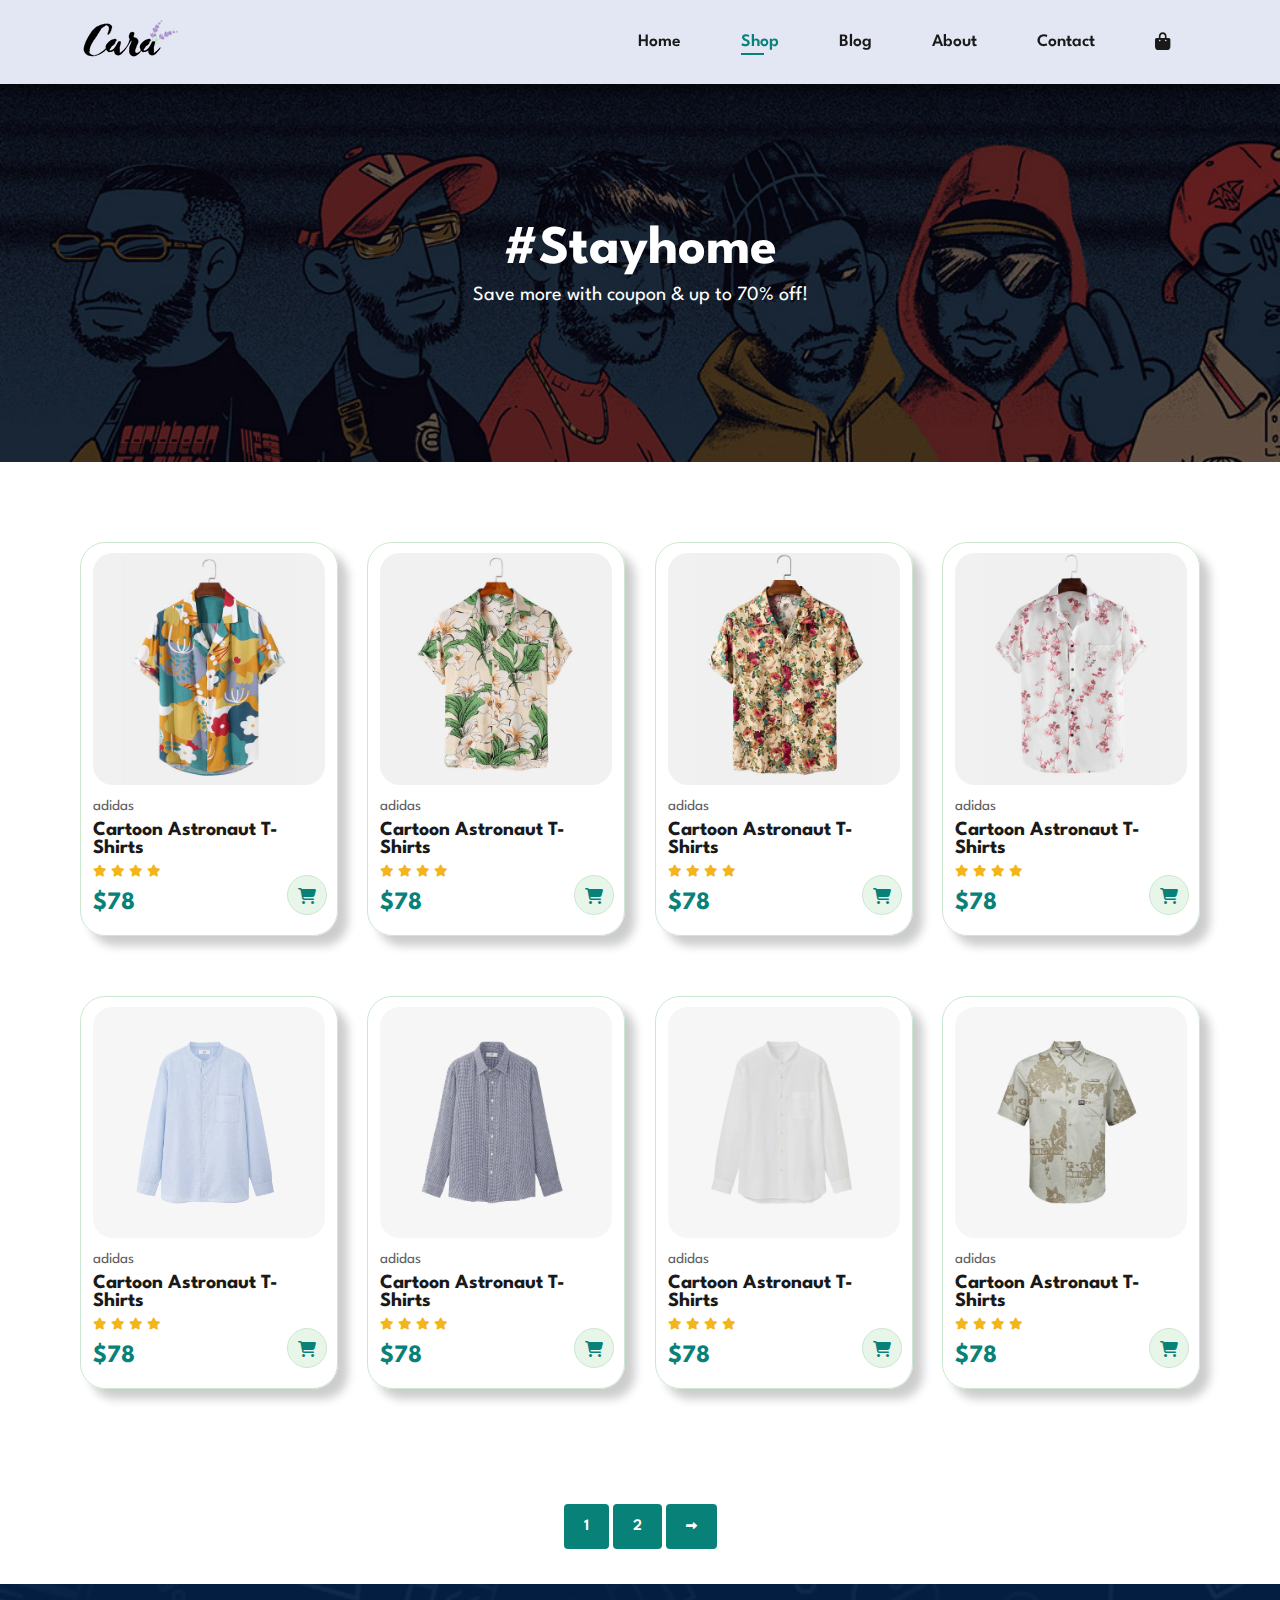
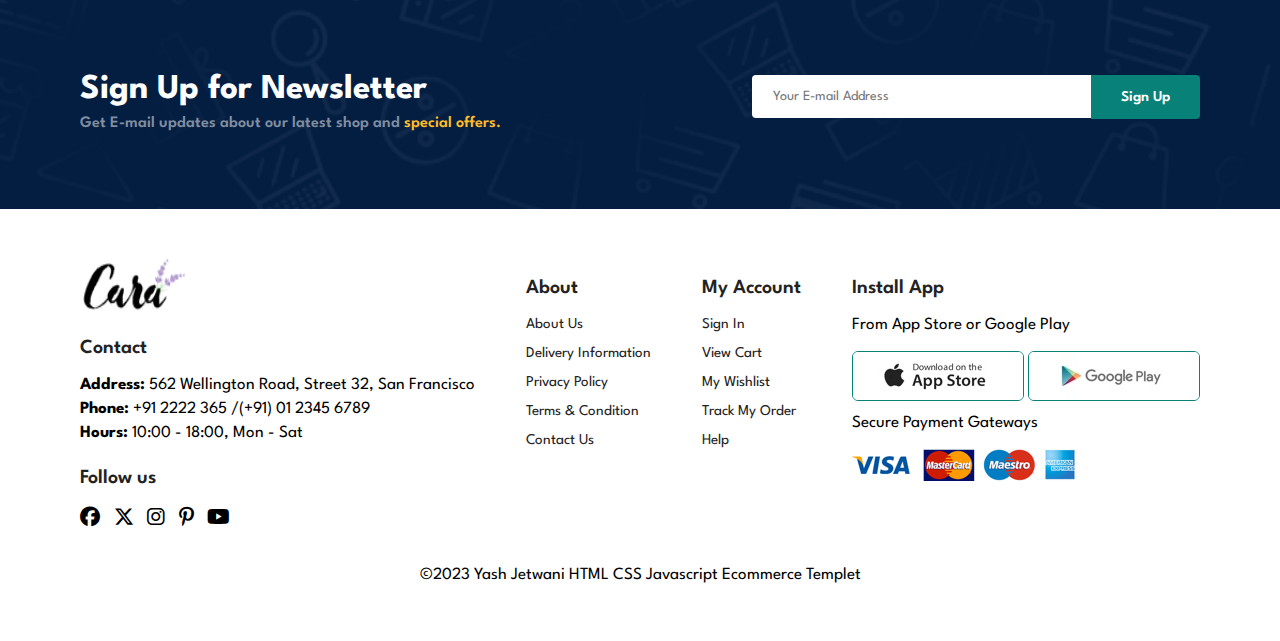
<file: shop.html>
<!DOCTYPE html>
<html lang="en">
<head>
    <meta charset="UTF-8">
    <meta name="viewport" content="width=device-width, initial-scale=1.0">
    <title>Welcome to Cara Ecommerce website</title>
    <link rel="stylesheet" href="style.css">

    <!-- ----------------Font------------------- -->
    <link href="https://fonts.googleapis.com/css2?family=Caveat&family=League+Spartan&family=Poppins&display=swap" rel="stylesheet">

    <!-- --------------Font Awsome------------------- -->
    <link rel="stylesheet" href="https://cdnjs.cloudflare.com/ajax/libs/font-awesome/6.4.2/css/all.min.css">
</head>
<body>
    <nav class="navbar">
        <a href="#"><img src="img/logo.png" alt=""></a>

        <div>
            <ul id="nav-item">
                <li><a href="index.html">Home</a></li>
                <li><a  class="active" href="shop.html">Shop</a></li>
                <li><a href="blog.html">Blog</a></li>
                <li><a href="about.html">About</a></li>
                <li><a href="contact.html">Contact</a></li>
                <li id="sm-bag"><a href="cart.html"><i class="fa-solid fa-bag-shopping cart-logo"></i></a></li>
                <i id="close" class="fa-solid fa-xmark"></i>
            </ul>
        </div>
        <div class="mobile">
            <a href="cart.html"><i class="fa-solid fa-bag-shopping cart-logo"></i></a>
            <i id="bar" class="fa-solid fa-bars"></i>
        </div>
    </nav>
    <section id="page-header">
        <h2>#Stayhome</h2>
        <p>Save more with coupon & up to 70% off!</p>
    </section>
    <section id="product1" class="section-p">
        <div class="pro-container">
            <div class="pro" onclick="window.location.href='sproduct.html'">
                <img src="./product/f1.jpg" alt="">
                <div class="des">
                    <span>adidas</span>
                    <h5>Cartoon Astronaut T-Shirts</h5>
                    <div class="star">
                        <i class="fas fa-star"></i>
                        <i class="fas fa-star"></i>
                        <i class="fas fa-star"></i>
                        <i class="fas fa-star"></i>
                    </div>
                    <h4>$78</h4>
                </div>
                <a href="#"><i class="fa-solid fa-shopping-cart cart"></i></a>
            </div>
            <div class="pro"  onclick="window.location.href='sproduct.html'">
                <img src="./product/f2.jpg" alt="">
                <div class="des">
                    <span>adidas</span>
                    <h5>Cartoon Astronaut T-Shirts</h5>
                    <div class="star">
                        <i class="fas fa-star"></i>
                        <i class="fas fa-star"></i>
                        <i class="fas fa-star"></i>
                        <i class="fas fa-star"></i>
                    </div>
                    <h4>$78</h4>
                </div>
                <a href="#"><i class="fa-solid fa-shopping-cart cart"></i></a>
            </div>
            <div class="pro"  onclick="window.location.href='sproduct.html'">
                <img src="./product/f3.jpg" alt="">
                <div class="des">
                    <span>adidas</span>
                    <h5>Cartoon Astronaut T-Shirts</h5>
                    <div class="star">
                        <i class="fas fa-star"></i>
                        <i class="fas fa-star"></i>
                        <i class="fas fa-star"></i>
                        <i class="fas fa-star"></i>
                    </div>
                    <h4>$78</h4>
                </div>
                <a href="#"><i class="fa-solid fa-shopping-cart cart"></i></a>
            </div>
            <div class="pro"  onclick="window.location.href='sproduct.html'">
                <img src="./product/f4.jpg" alt="">
                <div class="des">
                    <span>adidas</span>
                    <h5>Cartoon Astronaut T-Shirts</h5>
                    <div class="star">
                        <i class="fas fa-star"></i>
                        <i class="fas fa-star"></i>
                        <i class="fas fa-star"></i>
                        <i class="fas fa-star"></i>
                    </div>
                    <h4>$78</h4>
                </div>
                <a href="#"><i class="fa-solid fa-shopping-cart cart"></i></a>
            </div>
        <div class="pro-container">
            <div class="pro">
                <img src="./product/n1.jpg" alt="">
                <div class="des">
                    <span>adidas</span>
                    <h5>Cartoon Astronaut T-Shirts</h5>
                    <div class="star">
                        <i class="fas fa-star"></i>
                        <i class="fas fa-star"></i>
                        <i class="fas fa-star"></i>
                        <i class="fas fa-star"></i>
                    </div>
                    <h4>$78</h4>
                </div>
                <a href="#"><i class="fa-solid fa-shopping-cart cart"></i></a>
            </div>
            <div class="pro">
                <img src="./product/n2.jpg" alt="">
                <div class="des">
                    <span>adidas</span>
                    <h5>Cartoon Astronaut T-Shirts</h5>
                    <div class="star">
                        <i class="fas fa-star"></i>
                        <i class="fas fa-star"></i>
                        <i class="fas fa-star"></i>
                        <i class="fas fa-star"></i>
                    </div>
                    <h4>$78</h4>
                </div>
                <a href="#"><i class="fa-solid fa-shopping-cart cart"></i></a>
            </div>
            <div class="pro">
                <img src="./product/n3.jpg" alt="">
                <div class="des">
                    <span>adidas</span>
                    <h5>Cartoon Astronaut T-Shirts</h5>
                    <div class="star">
                        <i class="fas fa-star"></i>
                        <i class="fas fa-star"></i>
                        <i class="fas fa-star"></i>
                        <i class="fas fa-star"></i>
                    </div>
                    <h4>$78</h4>
                </div>
                <a href="#"><i class="fa-solid fa-shopping-cart cart"></i></a>
            </div>
            <div class="pro">
                <img src="./product/n4.jpg" alt="">
                <div class="des">
                    <span>adidas</span>
                    <h5>Cartoon Astronaut T-Shirts</h5>
                    <div class="star">
                        <i class="fas fa-star"></i>
                        <i class="fas fa-star"></i>
                        <i class="fas fa-star"></i>
                        <i class="fas fa-star"></i>
                    </div>
                    <h4>$78</h4>
                </div>
                <a href="#"><i class="fa-solid fa-shopping-cart cart"></i></a>
            </div>
        </div>
    </section>
    <section id="pagination" class="section-p">
        <a href="#">1</a>
        <a href="#">2</a>
        <a href="#"><i class="fa-solid fa-right-long"></i></a>
    </section>
    <section id="newsletter" class="section-p">
        <div class="newstext">
            <h4>Sign Up for Newsletter</h4>
            <p>Get E-mail updates about our latest shop and <span>special offers.</span></p>
        </div>
        <div class="form">
            <input type="text" name="" id="" placeholder="Your E-mail Address">
            <button class="normal">Sign Up</button>
        </div>
    </section>
    <footer class="section-p">
        <div class="col">
            <img class="logo" src="./img/logo.png" alt="">
            <h4>Contact</h4>
            <p><strong>Address:</strong> 562 Wellington Road, Street 32, San Francisco</p>
            <p><strong>Phone:</strong> +91 2222 365 /(+91) 01 2345 6789</p>
            <p><strong>Hours:</strong> 10:00 - 18:00, Mon - Sat</p>
            <div class="follow">
                <h4>Follow us</h4>
                <div class="icon">
                    <i class="fa-brands fa-facebook"></i>
                    <i class="fa-brands fa-x-twitter"></i>
                    <i class="fa-brands fa-instagram"></i>
                    <i class="fa-brands fa-pinterest-p"></i>
                    <i class="fa-brands fa-youtube"></i>
                </div>
            </div>
        </div>
        <div class="col">
            <h4>About</h4>
            <a href="#">About Us</a>
            <a href="#">Delivery Information</a>
            <a href="#">Privacy Policy</a>
            <a href="#">Terms & Condition</a>
            <a href="#">Contact Us</a>
        </div>
        <div class="col">
            <h4>My Account</h4>
            <a href="#">Sign In</a>
            <a href="#">View Cart</a>
            <a href="#">My Wishlist</a>
            <a href="#">Track My Order</a>
            <a href="#">Help</a>
        </div>
        <div class="col install">
            <h4>Install App</h4>
            <p>From App Store or Google Play</p>
            <div class="row">
                <img src="./pay/app.jpg" alt="">
                <img src="./pay/play.jpg" alt="">
            </div>
            <p>Secure Payment Gateways</p>
            <img class="pay" src="./pay/pay.png" alt="">
        </div>
        <div class="copyright">
            <p>&copy;2023 Yash Jetwani HTML CSS Javascript Ecommerce Templet</p>
        </div>
    </footer>
    <script defer src="script.js"></script>
</body>
</html>
</file>
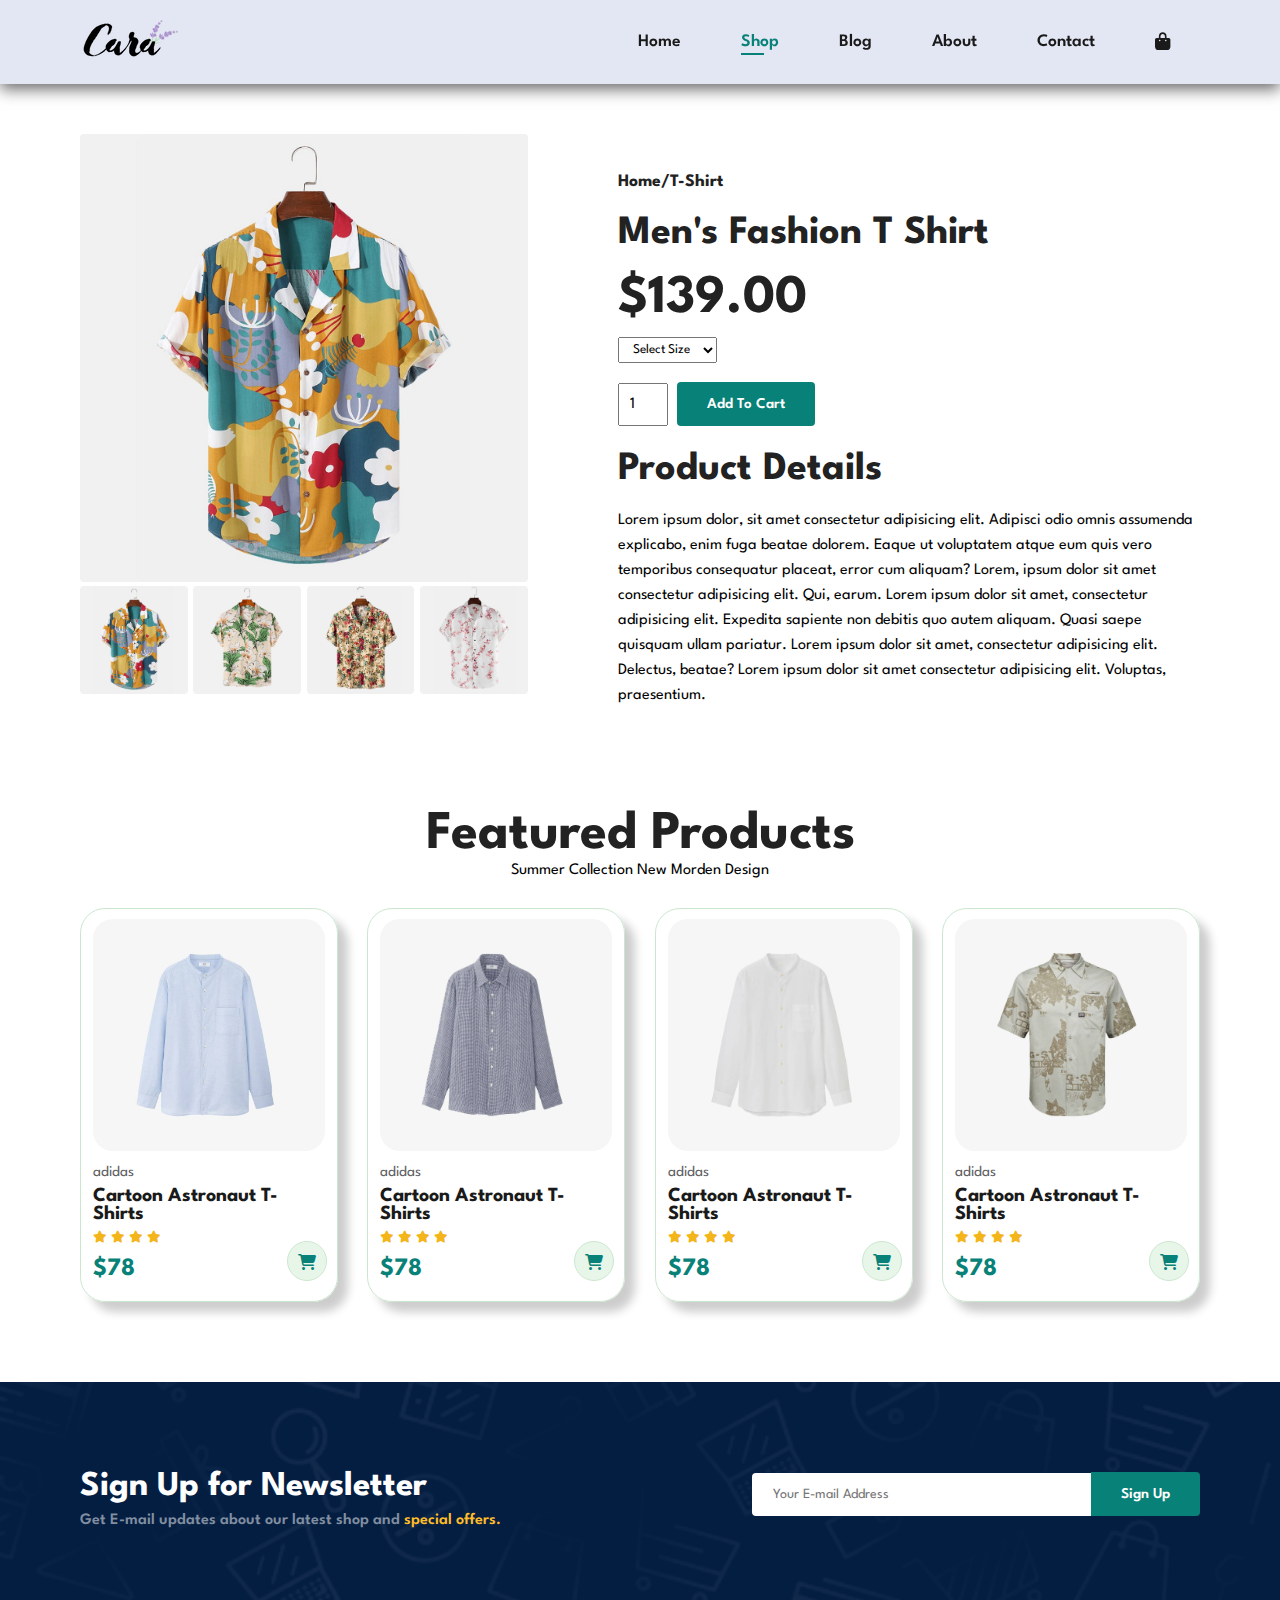
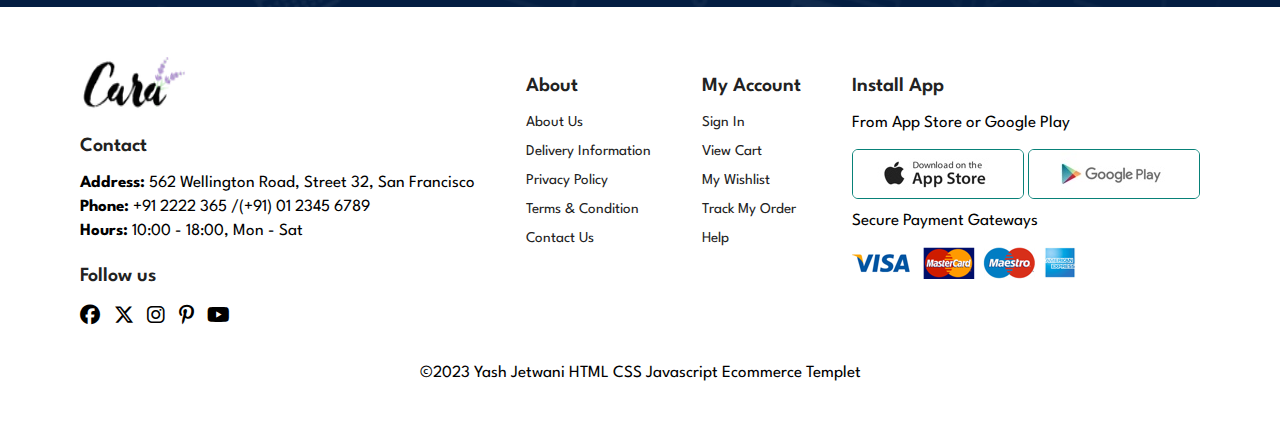
<file: sproduct.html>
<!DOCTYPE html>
<html lang="en">
<head>
    <meta charset="UTF-8">
    <meta name="viewport" content="width=device-width, initial-scale=1.0">
    <title>Welcome to Cara Ecommerce website</title>
    <link rel="stylesheet" href="style.css">

    <!-- ----------------Font------------------- -->
    <link href="https://fonts.googleapis.com/css2?family=Caveat&family=League+Spartan&family=Poppins&display=swap" rel="stylesheet">

    <!-- --------------Font Awsome------------------- -->
    <link rel="stylesheet" href="https://cdnjs.cloudflare.com/ajax/libs/font-awesome/6.4.2/css/all.min.css">
</head>
<body>
    <nav class="navbar">
        <a href="#"><img src="img/logo.png" alt=""></a>

        <div>
            <ul id="nav-item">
                <li><a href="index.html">Home</a></li>
                <li><a  class="active" href="shop.html">Shop</a></li>
                <li><a href="blog.html">Blog</a></li>
                <li><a href="about.html">About</a></li>
                <li><a href="contact.html">Contact</a></li>
                <li id="sm-bag"><a href="cart.html"><i class="fa-solid fa-bag-shopping cart-logo"></i></a></li>
                <i id="close" class="fa-solid fa-xmark"></i>
            </ul>
        </div>
        <div class="mobile">
            <a href="cart.html"><i class="fa-solid fa-bag-shopping cart-logo"></i></a>
            <i id="bar" class="fa-solid fa-bars"></i>
        </div>
    </nav>
    <section id="prodetail" class="section-p">
        <div class="proimg">
            <div>
                <img src="./product/f1.jpg" alt="" id="mainimg">
            </div>
            
            <div class="smimg">
                <div class="smimggroup">
                    <div class="smimg-col">
                        <img src="./product/f1.jpg" class="small-img" alt="">
                    </div>
                    <div class="smimg-col">
                        <img src="./product/f2.jpg" class="small-img"  alt="">
                    </div>
                    <div class="smimg-col">
                        <img src="./product/f3.jpg" class="small-img" alt="">
                    </div>
                    <div class="smimg-col">
                        <img src="./product/f4.jpg" class="small-img" alt="">
                    </div>
                </div>
            </div>
        </div>
        <div class="protext">
            <h6>Home/T-Shirt</h6>
            <h4>Men's Fashion T Shirt</h4>
            <h2>$139.00</h2>
            <select name="" id="">
                <option value="">Select Size</option>
                <option value="">S</option>
                <option value="">M</option>
                <option value="">L</option>
                <option value="">XL</option>
                <option value="">XXL</option>
                <option value="">XXXL</option>
            </select>
            <input type="number" name="" id="" value="1">
            <button class="normal">Add To Cart</button>
            <h4>Product Details</h4>
            <p>Lorem ipsum dolor, sit amet consectetur adipisicing elit. Adipisci odio omnis assumenda explicabo, enim fuga beatae dolorem. Eaque ut voluptatem atque eum quis vero temporibus consequatur placeat, error cum aliquam? Lorem, ipsum dolor sit amet consectetur adipisicing elit. Qui, earum. Lorem ipsum dolor sit amet, consectetur adipisicing elit. Expedita sapiente non debitis quo autem aliquam. Quasi saepe quisquam ullam pariatur. Lorem ipsum dolor sit amet, consectetur adipisicing elit. Delectus, beatae? Lorem ipsum dolor sit amet consectetur adipisicing elit. Voluptas, praesentium.</p>
        </div>
    </section>

    <section id="product1" class="section-p">
        <h2>Featured Products</h2>
        <p>Summer Collection New Morden Design</p>
        <div class="pro-container">
            <div class="pro">
                <img src="./product/n1.jpg" alt="">
                <div class="des">
                    <span>adidas</span>
                    <h5>Cartoon Astronaut T-Shirts</h5>
                    <div class="star">
                        <i class="fas fa-star"></i>
                        <i class="fas fa-star"></i>
                        <i class="fas fa-star"></i>
                        <i class="fas fa-star"></i>
                    </div>
                    <h4>$78</h4>
                </div>
                <a href="#"><i class="fa-solid fa-shopping-cart cart"></i></a>
            </div>
            <div class="pro">
                <img src="./product/n2.jpg" alt="">
                <div class="des">
                    <span>adidas</span>
                    <h5>Cartoon Astronaut T-Shirts</h5>
                    <div class="star">
                        <i class="fas fa-star"></i>
                        <i class="fas fa-star"></i>
                        <i class="fas fa-star"></i>
                        <i class="fas fa-star"></i>
                    </div>
                    <h4>$78</h4>
                </div>
                <a href="#"><i class="fa-solid fa-shopping-cart cart"></i></a>
            </div>
            <div class="pro">
                <img src="./product/n3.jpg" alt="">
                <div class="des">
                    <span>adidas</span>
                    <h5>Cartoon Astronaut T-Shirts</h5>
                    <div class="star">
                        <i class="fas fa-star"></i>
                        <i class="fas fa-star"></i>
                        <i class="fas fa-star"></i>
                        <i class="fas fa-star"></i>
                    </div>
                    <h4>$78</h4>
                </div>
                <a href="#"><i class="fa-solid fa-shopping-cart cart"></i></a>
            </div>
            <div class="pro">
                <img src="./product/n4.jpg" alt="">
                <div class="des">
                    <span>adidas</span>
                    <h5>Cartoon Astronaut T-Shirts</h5>
                    <div class="star">
                        <i class="fas fa-star"></i>
                        <i class="fas fa-star"></i>
                        <i class="fas fa-star"></i>
                        <i class="fas fa-star"></i>
                    </div>
                    <h4>$78</h4>
                </div>
                <a href="#"><i class="fa-solid fa-shopping-cart cart"></i></a>
            </div>
           
    </section>

    <section id="newsletter" class="section-p">
        <div class="newstext">
            <h4>Sign Up for Newsletter</h4>
            <p>Get E-mail updates about our latest shop and <span>special offers.</span></p>
        </div>
        <div class="form">
            <input type="text" name="" id="" placeholder="Your E-mail Address">
            <button class="normal">Sign Up</button>
        </div>
    </section>
    <footer class="section-p">
        <div class="col">
            <img class="logo" src="./img/logo.png" alt="">
            <h4>Contact</h4>
            <p><strong>Address:</strong> 562 Wellington Road, Street 32, San Francisco</p>
            <p><strong>Phone:</strong> +91 2222 365 /(+91) 01 2345 6789</p>
            <p><strong>Hours:</strong> 10:00 - 18:00, Mon - Sat</p>
            <div class="follow">
                <h4>Follow us</h4>
                <div class="icon">
                    <i class="fa-brands fa-facebook"></i>
                    <i class="fa-brands fa-x-twitter"></i>
                    <i class="fa-brands fa-instagram"></i>
                    <i class="fa-brands fa-pinterest-p"></i>
                    <i class="fa-brands fa-youtube"></i>
                </div>
            </div>
        </div>
        <div class="col">
            <h4>About</h4>
            <a href="#">About Us</a>
            <a href="#">Delivery Information</a>
            <a href="#">Privacy Policy</a>
            <a href="#">Terms & Condition</a>
            <a href="#">Contact Us</a>
        </div>
        <div class="col">
            <h4>My Account</h4>
            <a href="#">Sign In</a>
            <a href="#">View Cart</a>
            <a href="#">My Wishlist</a>
            <a href="#">Track My Order</a>
            <a href="#">Help</a>
        </div>
        <div class="col install">
            <h4>Install App</h4>
            <p>From App Store or Google Play</p>
            <div class="row">
                <img src="./pay/app.jpg" alt="">
                <img src="./pay/play.jpg" alt="">
            </div>
            <p>Secure Payment Gateways</p>
            <img class="pay" src="./pay/pay.png" alt="">
        </div>
        <div class="copyright">
            <p>&copy;2023 Yash Jetwani HTML CSS Javascript Ecommerce Templet</p>
        </div>
    </footer>
    <script src="script.js"></script>
</body>
</html>
</file>
<file: style.css>
*{
    margin: 0;
    padding: 0;
    box-sizing: border-box;
    font-family: 'League Spartan', sans-serif;
}

body{
    width: 100%;
}

h1{
    font-size: 4rem;
    line-height:70px;
    color:#222;
}

h2{
    font-size: 3.4rem;
    line-height: 55px;
    color:#222;
}

h4{
    font-size: 2.5rem;
    color:#222;
}

h6{
    font-size: 1.1rem;
    color:#222;
}

button.normal{
    padding: 15px 30px;
    color: #000;
    background-color: #fff;
    border-radius: 4px;
    border: none;
    outline: none;
    font-size: 15px;
    font-weight: 600;
    cursor: pointer;
    margin-top: 10px;
    transition: 0.2s ease;
}

button.white{
    padding: 10px 20px;
    color:#fff;
    background-color: transparent;
    border: 1px solid #fff;
    outline: none;
    font-size: 16px;
    font-weight: 600;
    cursor: pointer;
    margin-top: 10px;
    transition: 0.2s ease;
}

p{
    color: #000;
}

.section-p{
    padding: 50px 80px;
}

/* -----------------------Navbar------------------- */

.navbar{
    display: flex;
    align-items: center;
    justify-content: space-between;
    background-color: #E3E6F3;
    box-shadow: 0 5px 15px rgba(0, 0, 0, 0.6);
    padding: 20px 80px;
    z-index: 999;
    position: sticky;
    top: 0;
    left: 0;
    /* border: 1px solid black; */
}

#close{
    display: none;
}

#nav-item{
    display: flex;
    justify-content: center;
    align-items: center;
}

#nav-item li{
    list-style: none;
    padding: 0 30px;
}

#nav-item li a{
    text-decoration: none;
    font-size: 1.1rem;
    font-weight: 600;
    color: #1a1a1a;
    transition: 0.3s ease;
    position: relative;
}

#nav-item li a:hover,
#nav-item li a.active{
    color:#088178;
}

#nav-item li a.active::after,
#nav-item li a:hover::after{
    content: '';
    height: 2px;
    width: 60%;
    background-color: #088178;
    bottom: -5px;
    position: absolute;
    left: 0;
    right: 0;
}

.mobile{
    display: none;
}

/* ----------------Banner-------------------- */

.banner{
    background-image: url(img/hero4.png);
    height: 90vh;
    width: 100%;
    background-size: cover;
    background-position: right 0 top 25%;
    padding: 0 80px;
    display: flex;
    flex-direction: column;
    justify-content: center;
    align-items: flex-start;
}

.banner h1{
    color: #088178;
}

.banner h4{
    padding-bottom: 15px;
}

.banner button{
    padding: 14px 80px 14px 65px;
    margin: 15px 0;
    background-image: url("img/button.png");
    background-size: cover;
    border: none;
    outline: none;
    background-repeat: no-repeat;
    background-color: transparent;
    cursor: pointer;
    color: #088178;
    font-weight: bold;
    font-size: 1rem;
}
/* -------------------------------------------------Feature-------------------------------- */

#feature{
    display: flex;
    align-items: center;
    justify-content: space-between;
    flex-wrap: wrap;
}
#feature .fe-box{
    border:1px solid black;
    width: 180px;
    text-align: center;
    padding: 25px 15px;
    box-shadow: 20px 20px 34px rgba(0,0,0,0.2);
    border: 1px solid #cce7d0;
    border-radius: 4px;
    margin: 15px 0;
}

#feature .fe-box img{
    width: 100%;
    margin-bottom: 10px;
}

#feature .fe-box:hover{
    box-shadow: 10px 10px 54px rgba(70,62,221,0.1);
}

#feature .fe-box h6{
    padding: 9px 8px 6px 8px;
    line-height: 1;
    background-color: #fddde4;
    color:#088178;
    border-radius: 4px;
    display: inline-block;
}

#feature .fe-box:nth-child(2) h6{
    background-color: #cdebbc;
}

#feature .fe-box:nth-child(3) h6{
    background-color: #d1e8f2;
}

#feature .fe-box:nth-child(4) h6{
    background-color: #cdd4f8;
}

#feature .fe-box:nth-child(5) h6{
    background-color: #f6dbf6;
}

#feature .fe-box:nth-child(6) h6{
    background-color: #fff2e5;
}

/* -------------------------Product------------------------------ */

#product1{
    text-align: center;
}  

#product1 .pro{
    width: 23%;
    min-width: 250px;
    border: 1px solid #cce7d0;
    padding: 10px 12px;
    border-radius: 25px;
    cursor: pointer;
    box-shadow: 10px 10px 10px rgba(0,0,0,0.2);
    margin: 30px 0;
    position: relative;
    transition: 0.2s ease;
}


#product1 .pro:hover{
    box-shadow: 10px 10px 10px rgba(0,0,0,0.4);
}

#product1 .pro .des{
    text-align: start;
    padding: 10px 0;
}

#product1 .pro .des span{
    color:#606063;
    font-size: 15px;
}

#product1 .pro .des h5{
    padding:7px 0;
    font-size: 20px;
    color: #1a1a1a;
}

#product1 .pro .des i{
    font-size: 12px;
    color: rgb(243,181,25);
}

#product1 .pro .des h4{
    padding-top: 12px;
    font-size: 25px;
    font-weight: 700;
    color: #088178;
}

#product1 .pro .cart{
    border: 1px solid #cce7d0;
    height: 40px;
    width: 40px;
    line-height: 40px;
    border-radius: 50px;
    color: #088178;
    background-color: #e8f6ea;
    position: absolute;
    right: 10px;
    bottom: 20px;
}

#product1 .pro img{
    width: 100%;
    border-radius: 20px;
}

#product1 .pro-container{
    display: flex;
    justify-content: space-between;
    flex-wrap: wrap;
}

/* ----------------------------------banner2------------------------------ */

#banner2{
    margin: 20px 0;
    display: flex;
    flex-direction: column;
    justify-content: center;
    align-items: center;
    text-align: center;
    background-image: url("./banner/b2.jpg");
    height: 40vh;
    background-size: cover;
    background-position: center;
    width: 100%;
}

#banner2 h4{
    color:#fff;
    font-size: 20px;
    padding: 15px 0;
}

#banner2 h2{
    color: #fff;
    font-size: 50px;
}

#banner2 h2 span{
    color:#ef3636;
}

#banner2 .normal:hover{
    background-color: #088178;
    color: white;
}

/* -----------------------------------sm-banner----------------------------- */

#sm-banner{
    display: flex;
    justify-content: space-between;
    flex-wrap: wrap;
}

#sm-banner .banner-box{
    display: flex;
    flex-direction: column;
    justify-content: center;
    align-items: flex-start;
    background-image: url("./banner/b17.jpg");
    min-width: 660px;
    height: 50vh;
    background-size: cover;
    background-position: center;
    padding: 30px;
    
}

#sm-banner .banner-box2{
    display: flex;
    flex-direction: column;
    justify-content: center;
    align-items: flex-start;
    background-image: url("./banner/b10.jpg");
    min-width: 660px;
    height: 50vh;
    background-size: cover;
    background-position: center;
}

#sm-banner .banner-box h4{
    color: #fff;
    font-size: 25px;
    font-weight: normal;
}

#sm-banner .banner-box h2{
    color: #fff;;
    font-size: 48px;
    font-weight: 800;
}

#sm-banner .banner-box p{
    color: #fff;
    padding-bottom: 15px 0;
}

#sm-banner .banner-box:hover button{
    background-color: #088178;
    border: 1px solid #088178;
}


/* -------------------------------------Banner-box-------------------------- */

#banner3{
    display: flex;
    justify-content: space-between;
    flex-wrap: wrap;
    margin-bottom: 30px;
    padding: 0 80px;
}

#banner3 .banner-box{
    display: flex;
    flex-direction: column;
    justify-content: center;
    align-items: flex-start;
    background-image: url("./banner/b7.jpg");
    background-size: cover;
    min-width: 31%;
    height: 30vh;
    padding: 30px;
}

#banner3 .banner-box2{
    display: flex;
    flex-direction: column;
    justify-content: center;
    align-items: flex-start;
    background-image: url("./banner/b4\ \(1\).jpg");
    background-size: cover;
    min-width: 31%;
    height: 30vh;
}

#banner3 .banner-box3{
    display: flex;
    flex-direction: column;
    justify-content: center;
    align-items: flex-start;
    background-image: url("./banner/b18.jpg");
    background-size: cover;
    min-width: 31%;
    height: 30vh;
}

#banner3 .banner-box h2{
    color: #fff;
    font-size: 28px;
    font-weight: bold;
}

#banner3 .banner-box h3{
    color: #ef3636;
    font-size: 22px;
    font-weight: 600;
}


/* --------------------------------------------------Newsletter--------------------------------- */

#newsletter{
    display: flex;
    justify-content: space-between;
    align-items: center;
    flex-wrap: wrap;
    background-image: url("./banner/b14.png");
    background-size: cover;
    height: 25vh;
    background-repeat: no-repeat;
    background-position: 20% 30%;
    background-color: #041e42;
}

#newsletter h4{
    color: #fff;
    padding: 10px 0;
    font-size: 35px;
    font-weight: 700;
}

#newsletter p{
    font-size: 16px;
    font-weight: 600;
    color: #818ea0;
}

#newsletter p span{
    color: #ffbd27;
}

#newsletter .form{
    display: flex;
    width: 40%;
    align-items: center;
    justify-content: center;
}

#newsletter .form input{
    font-size: 14px;
    height: 2.7rem;
    padding: 0 1.25rem;
    width: 100%;
    border-radius: 4px;
    border-top-right-radius: 0;
    border-bottom-right-radius: 0;
    border: 1px solid transparent;
    outline: none;
}

#newsletter .form button{
    background-color:#088178;
    color: #fff;
    white-space: nowrap;
    margin: 0;
    border-top-left-radius: 0;
    border-bottom-left-radius: 0;
}


/* ----------------------------------Footer------------------------- */

footer{
    display: flex;
    flex-wrap: wrap;
    justify-content: space-between;
}

footer .col{
    display: flex;
    flex-direction: column;
    align-items: flex-start;
    margin-bottom: 30px;
}

.col .logo{
    width: 150px;
    height: 55px;
    margin-bottom: 5px;
}

footer h4{
    font-size: 20px;
    font-weight: 600;
    margin: 20px 0;
}

footer p{
    font-size: 17px;
    margin-bottom: 8px;
}

footer a{
    font-size: 15px;
    color: #222;
    margin-bottom: 15px;
    text-decoration: none;
}

footer a:hover{
    color: #088178;
}

footer .follow .icon{
    display: flex;
    justify-content: space-between;
    width: 150px;    
    font-size: 20px;
}

footer .follow .icon i:hover{
    color: #088178;
}

footer .install .row img{
    border: 1px solid #088178;
    border-radius: 6px;
    margin: 10px 0;
}

footer .install .pay{
    margin: 10px 0;
}

footer .copyright{
    width: 100%;
    text-align: center;
    padding-top: 10px;
    color: #465b52;
}


/* --------------------------------------Shop-page-------------------------------------------- */

#page-header{
    background-image: url("./banner/b1.jpg");
    height: 42vh;
    width: 100%;
    background-size: cover;
    display: flex;
    flex-direction: column;
    justify-content: center;
    align-items: center;
    padding: 20px;
}

#page-header h2,
#page-header p{
    color: #fff;
    line-height: 45px;
}

#page-header p{
    font-size: 20px;
    font-weight: normal;
}

#pagination{
    text-align: center;
}

#pagination a{
    text-decoration: none;
    color: #fff;
    padding: 15px 20px;
    font-weight: 600;
    border-radius: 4px;
    background-color: #088178;
}

#pagination i{
    font-size: 11px;
}

/* ----------------------------------SProduct----------------------- */

#prodetail{
    display: flex;
    justify-content: space-between;
}

.protext{
    width: 55%;
}

.proimg{
    width: 40%;
}

.proimg img{
    width: 100%;
    border-radius: 4px;
}

.proimg .smimggroup{
    display: flex;
    justify-content: space-between;
}

.proimg .smimg-col{
    flex-basis: 24%;
    cursor: pointer;
}

.protext{
    width: 52%;
    padding-top: 40px;
}

.protext h4{
    margin: 25px 0 20px 0;
}

.protext select{
    padding: 5px 10px;
    margin-top: 10px;
    display: block;
}

.protext input{
    width: 50px;
    height: 43px;
    padding-left: 10px;
    font-size: 16px;
    margin-top: 20px;
}

.protext input:focus{
    outline: none;
}

.protext button{
    background-color: #088178;
    color: #fff;
    margin-left: 5px;
}

.protext p{
    line-height: 25px;
}


/* ----------------------------------------Blog Page------------------------------------------ */

#page-header.blog-header{
    background-image: url("./banner/b19.jpg");
}

#blog{
    padding: 150px 150px 0 150px;
}

#blog .blog-box{
    display: flex;
    align-items: center;
    width: 100%;
    position: relative;
    padding-bottom: 80px;
}

#blog .blog-img{
    width: 50%;
    margin-right: 45px;
}

#blog .blog-img img{
    width: 100%;
    height: 300px;
}

#blog .blog-box .blog-text{
    width: 50%;
}

#blog .blog-box .blog-text h4{
    padding-bottom: 25px;
}

#blog .blog-box .blog-text p{
    line-height: 22px;
    margin-bottom: 20px;
}

#blog .blog-text a{
    text-decoration: none;
    font-size: 25px;
    font-weight: 400;
    color: grey;
    position: relative;
    transition: 0.3s;
}

#blog .blog-text a::after{
    content: "";
    position: absolute;
    width: 80px;
    height: 2px;
    background-color: grey;
    position: absolute;
    top: 12px;
    right: -90px;
}

#blog .blog-text a:hover{
    color: #088178;
}

#blog .blog-text a:hover::after{
    background-color: #088178;
}


#blog h1{
    position: absolute;
    top: -40px;
    left: 0;
    z-index: -999;
    color: #c9cbce;
}


/* -------------------------------------About page------------------ */

#page-header.about-header{
    background-image: url('./banner/banner.png');
}

#about .about-box{
    display: flex;
}

#about .about-img{
    width: 50%;
    margin-right: 40px;
}

#about .about-img img{
    width: 100%;
}

#about .about-text{
    width: 45%;
    padding: 80px 0;
    line-height: 17px;
}

#about .about-text h4{
    margin-bottom: 25px;
}

#about .about-text p{
    font-size: 18px;
}

#app-video{
    text-align: center;
}

#app-video h1{
    margin-bottom: 25px;
}

#app-video .video{
    width: 70%;
    height: 80vh;
    margin: 0 auto;
}

#app-video .video video{
    width: auto;
    height: 100%;
    border-radius: 25px;
}

/* ----------------------------------------------Contact section------------------- */

#address{
    display: flex;
    justify-content: space-between;
}

#address .address-text{
    width: 40%;
    line-height: 40px;
    padding-top: 40px;
}

#address .address-text h4{
    padding: 20px 0;
    font-weight: 500;
}

#address .address-text p{
    color: #606063;
}

#address .address-text i{
    margin-right: 15px;
}

#address .map{
    width: 55%;
}

#address .map iframe{
    width: 100%;
}

#form-details{
    display: flex;
    justify-content: space-between;
    border: 1px solid #606063;
    margin: 25px 25px;
}

#form-details form{
    width: 60%;
    padding-top: 30px;
}

#form-details form h4{
    padding: 25px 0;
    font-weight: 550;
}

#form-details form button{
    background-color: #088178;
    color: #fff;
}

#form-details form input,textarea{
    width: 100%;
    padding: 10px 10px;
}

.contact-person{
    width: 25%;
}

.contact-person{
    padding-top: 100px;
}

.contact-person .people{
    display: flex;
    margin-bottom: 25px;
}

.contact-person .people img{
    margin-right: 20px;
    height: 65px;
}

.contact-person .people p{
    line-height: 20px;
}

/* ---------------------------------Cart---------------------------- */

#cart-table{
    overflow-x: auto;
}

#cart-table table{
    width: 100%;
    border-collapse: collapse;
    table-layout: fixed;
}

#cart-table table img{
    width: 80px;
    height: 90px;
}

#cart-table table td:nth-child(1){
    width: 100px;
    text-align: center;
}

#cart-table table td:nth-child(2){
    width: 150px;
    text-align: center;
}

#cart-table table td:nth-child(3){
    width: 250px;
    text-align: center;
}

#cart-table table td:nth-child(4),
#cart-table table td:nth-child(5),
#cart-table table td:nth-child(6){
    width: 150px;
    text-align: center;
}

#cart-table table td:nth-child(5) input{
    width: 70px;
    padding: 10px 5px 10px 10px;
}

#cart-table thead{
    border-top: 1px solid #606063;
    border-bottom: 1px solid #606063;
}

#cart-table thead td{
    padding: 25px 0;
    font-weight: 700;
}

#cart-table tbody tr td{
    padding-top: 20px;
}

#coupon{
    display: flex;
    justify-content: space-between;
    flex-wrap: wrap;
}

#coupon .form{
    width: 50%;
    margin-bottom: 30px;
}

#coupon .form h4{
    font-weight: 400;
    padding-bottom: 15px;
}

#coupon .form input{
    width: 50%;
    padding: 10px 20px;
    outline: none;
    border: 1px solid #606063;
    margin-right: 20px;
}

#coupon .form button{
    background-color: #088178;
    color: #fff;
    padding: 12px 30px;
}

#coupon .cart-total{
    width: 50%;
    border: 1px solid #606063;
    border-radius: 4px;
    padding: 30px;
    margin-bottom: 30px;
}

.cart-total table{
    border-collapse: collapse;
    margin-bottom: 20px;
    width: 100%;
}

.cart-total table td{
    border: 1px solid #606063;
    padding: 12px 15px;
    width: 50%;
}

.cart-total h4{
    padding-bottom: 20px;
}
.cart-total button{
    background-color: #088178;
    color: #fff;
    padding: 15px 15px;
}











/* -----------------------------------------------Media Query------------------------------- */

@media (max-width:1024px) {

    .section-p{
        padding: 40px 40px;
    }

    #nav-item{
        display: flex;
        flex-direction: column;
        height: 100vh;
        position: fixed;
        width: 300px;
        right: -300px;
        top:0;
        align-items: flex-start;
        justify-content: flex-start;
        background-color: #e3e6f3;
        padding: 80px 0 0 15px;
        box-shadow: 0 40px 60px rgba(0,0,0,0.2);
        transition: 0.3s;
    }

    
    #nav-item.activate{
        right: 0;
    }

    #nav-item li{
        margin-bottom: 25px;
    }

    #nav-item li a{
        font-size: 1.5rem;
    }

    .mobile{
        display: flex;
        align-items: center;
        gap: 10px;
    }

    .mobile i{
        color: #222;
        font-size: 30px;
    }

    .mobile .cart-logo:hover{
        color: #088178;
    }

    #close{
        display: block;
        position: absolute;
        top: 30px;
        left: 42px;
        color: #222;
        font-size: 28px;
        font-weight: bold;
    }

    #sm-bag{
        display: none;
    }

    #product1 .pro-container {
        display: flex;
        justify-content: center;
    }

    #product1 .pro {
        margin: 30px 40px;
    }

    #feature {
        justify-content: center;
    }

    #feature .fe-box {
        margin: 10px 20px;
    }

    .banner {
      height: 70vh;
      background-position: top 30% right 40%;
    }



    #banner2 {
        height: 25vh;
    }

    #banner2 h4{
        font-size: 25px;
    }

    #banner2 h2{
        font-size: 42px;
    }

    #banner2 button{
        padding: 12px 15px;
    }

    #sm-banner .banner-box {
        min-width: 100%;
        height: 35vh;
    }

    #banner3{
        padding: 0 40px;
    }
    
    #banner3 .banner-box {
       width: 28%;
       background-position: center;
    }
    
    #banner3 .banner-box h2{
        line-height: 40px;
    }

    #banner3 .banner-box h3{
        line-height: 25px;
    }

    footer a,p{
        font-size: 18px;
    }

    #prodetail {
        display: flex;
        flex-direction: column;
    }

    .proimg {
        width: 100%;
    }

    .protext{
        width: 100%;
    }

    /* ------------------------blog-------------------------------- */

    #blog {
        padding: 70px 50px 0 50px;
    }

    /* --------------------------About----------------------------- */

    #about .about-box {
        display: flex;
        flex-direction: column;
    }

    #about .about-box .about-img{
        width: 100%;
    }

    #about .about-box .about-text{
        width: 100%;
        padding-bottom: 40px;
    }

    #app-video .video{
        width: 90%;
        height: 100%;
    }

    #app-video .video video{
        width: 100%;
    }

    /* ---------------------------------Contact------------------------------- */

    #address {
        flex-direction: column;
    }

    #address .address-text {
        width: 100%;
        margin-bottom: 20px;
    }

    #address .map {
        width: 100%;
    }

    #form-details {
        flex-direction: column;
    }

    #form-details {
    display: flex;
    justify-content: space-between;
    border: 1px solid #606063;
    margin: 25px 25px;
    }

    #form-details form {
        width: 70%;
        padding-top: 30px;
    }

    .contact-person{
        display: flex;
        padding-top: 40px;
    }

    .contact-person .people {
        flex-direction: column;
        margin-right: 70px;
    }

    .contact-person .people img {
        margin: 0 0 20px 0;
        height: 70px;
        width: 80px;
    }

    /* ------------------------------------cart------------------------------- */

}

@media (max-width:767px) and (min-width:375px){

    .section-p{
        padding: 20px;
    }

    .navbar{
        padding: 15px 32px;
    }

    .banner {
        background-position: 55%;
        padding: 0 20px;
    }

    .banner h4{
        font-size: 30px;
    }

    .banner h2{
        font-size: 40px;
    }

    .banner h1{
        font-size: 50px;
    }

    

    #feature .fe-box {
        width: 130px;
        margin: 15px 15px 0 15px;
    }

    #feature .fe-box h6 {
       white-space: nowrap;
       font-size: 14px;
    }

    #product1 h2{
        font-size: 40px;
    }

    #product1 p{
        font-size: 15px;
    }

    #product1 .pro {
        width: 85%;
        margin: 20px 0;
    }

    #banner2{
        height: 40vh;
    }

    #sm-banner .banner-box2{
        margin-top: 15px;
    }

    #banner3{
        padding: 0 20px;
    }

    #banner3 .banner-box{
        width: 100%;
        margin-bottom: 10px;
    }

    #newsletter .form{
        width: 100%;
    }

    /* --------------------------blog----------------------- */

    #blog {
        padding: 60px 50px 0 20px;
    }

    #blog .blog-box {
        display: flex;
        flex-direction: column;
        align-items: center;
        width: 100%;
        position: relative;
        padding-bottom: 70px;
    }

    #blog .blog-img {
        width: 100%;
        margin-right: 0;
    }

    #blog .blog-img img{
        height: 250px;
    }

    #blog .blog-box .blog-text {
        width: 100%;
        margin-top: 10px;
    }

    #page-header.blog-header {
        padding: 0;
    }

    #page-header p {
        font-size: 16px;
        font-weight: normal;
    }

    /* --------------------------------About------------------------------- */

    #about .about-box .about-text {
        padding: 40px 20px 0 20px;
    }

    #app-video h1 {
        font-size: 35px;
        margin-bottom: 15px;
    }

    /* ----------------------Contact---------------------- */

    .contact-person {
        flex-direction: column;
        width: 100%;
    }

    .contact-person .people{
        width: 100%;
        margin-right: 0;
    }

    /* -------------------------------------Cart----------------------------- */

    #coupon {
        flex-direction: column;
    }

    #coupon .form {
        width: 100%;
        margin: 20px 0 30px 0;
    }

    #coupon .cart-total {
        width: 100%;
    }
}
</file>
